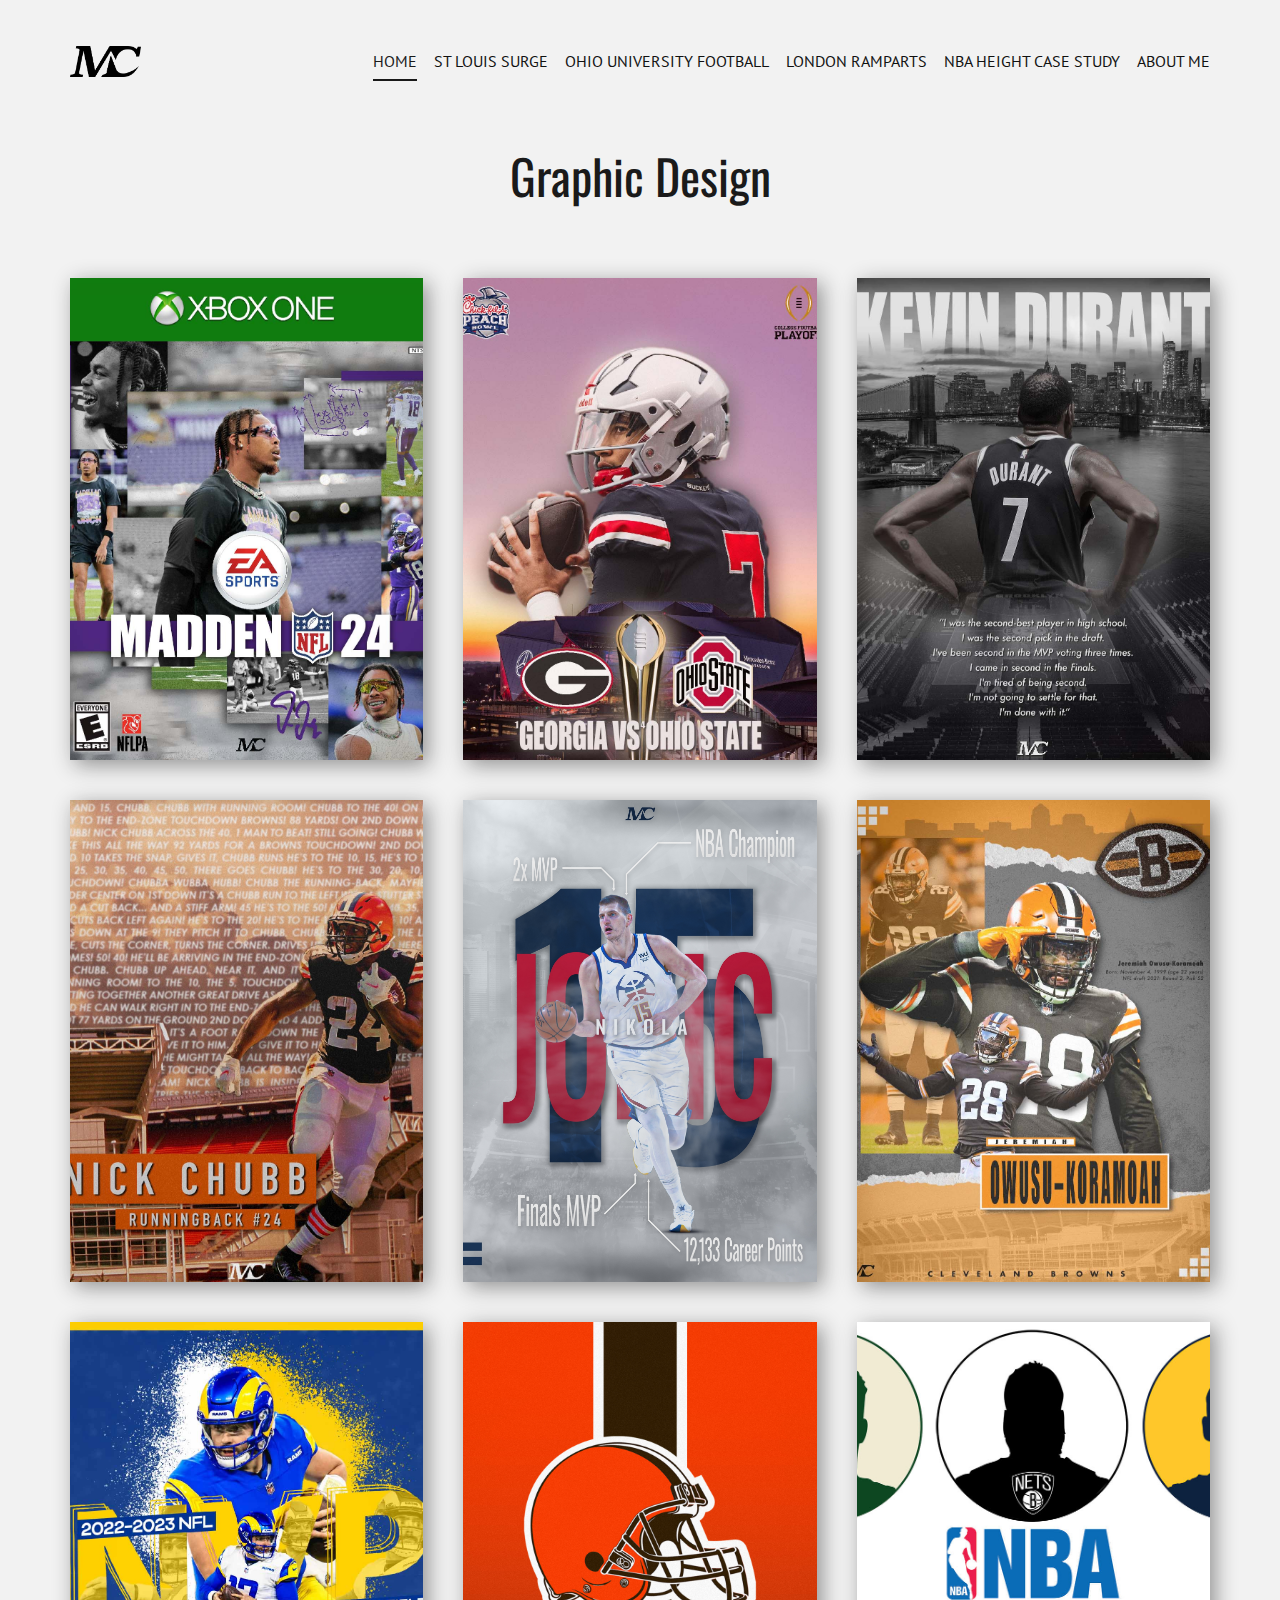
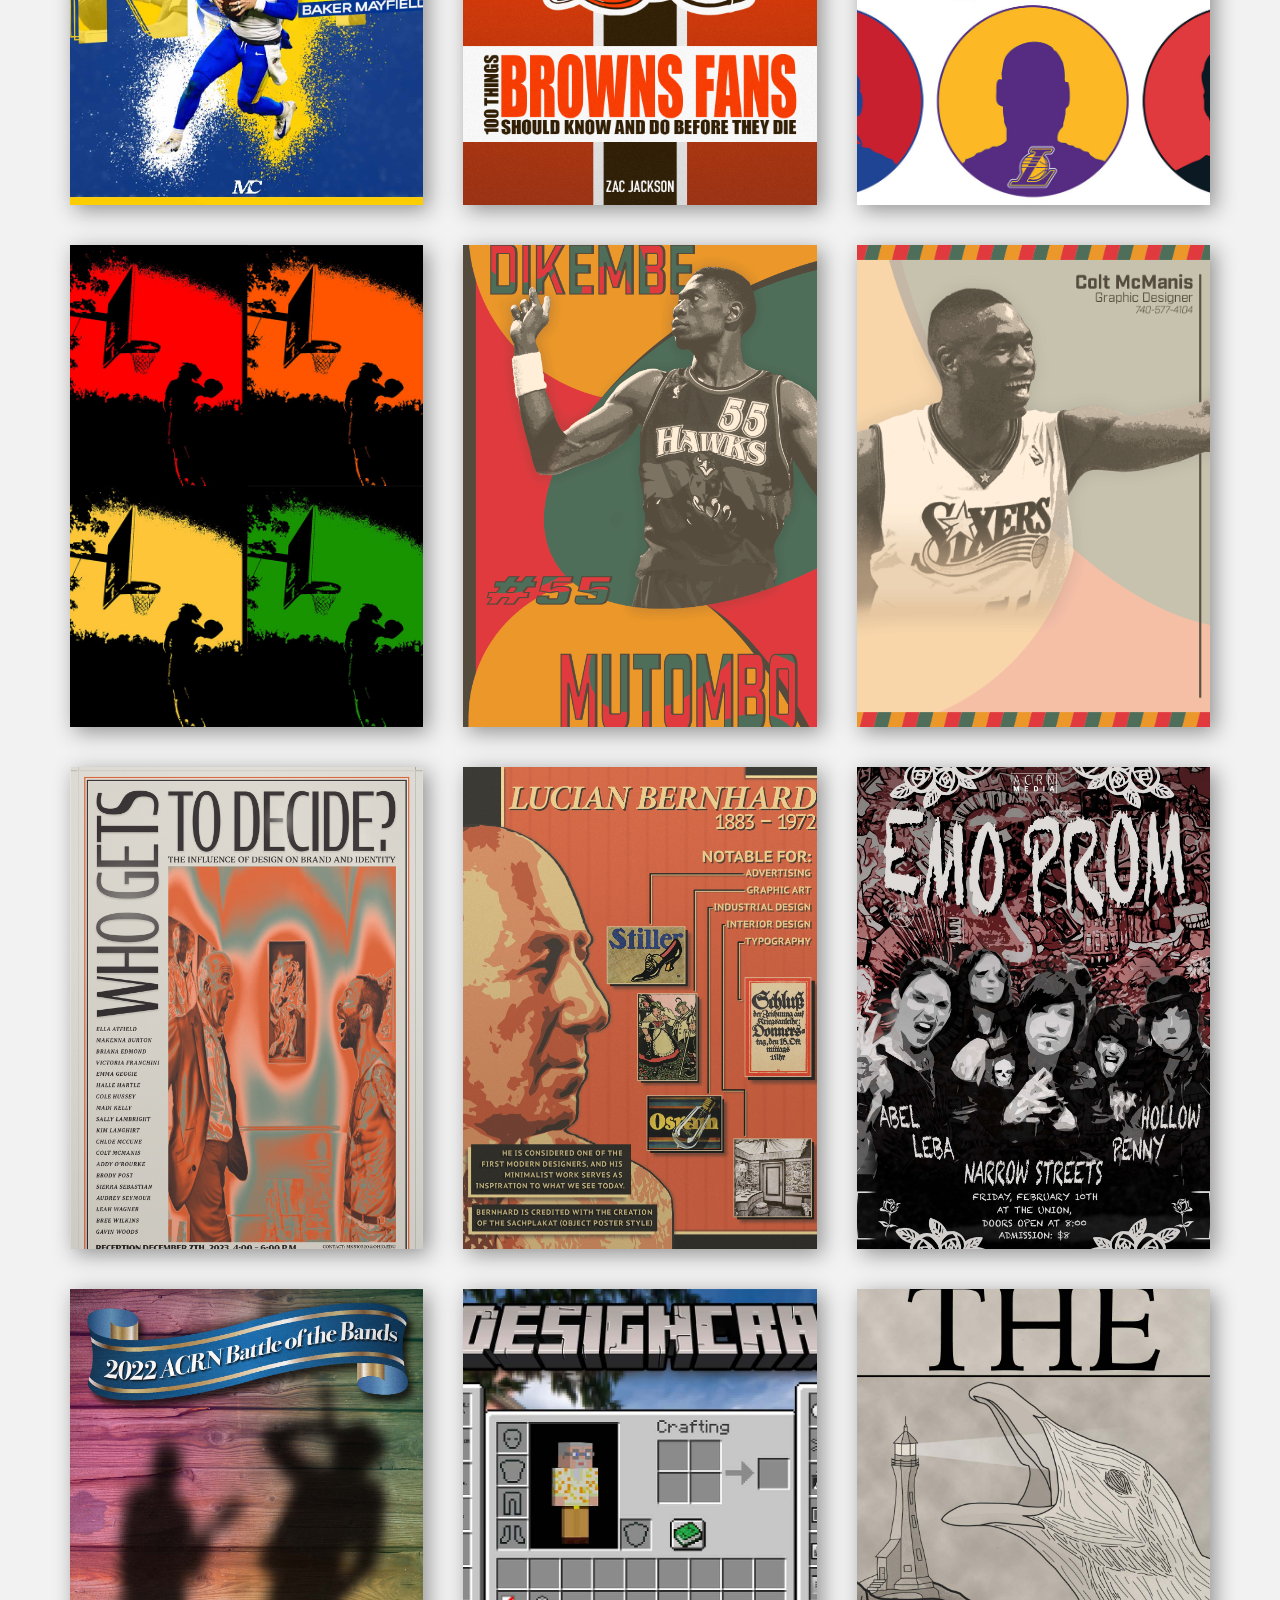
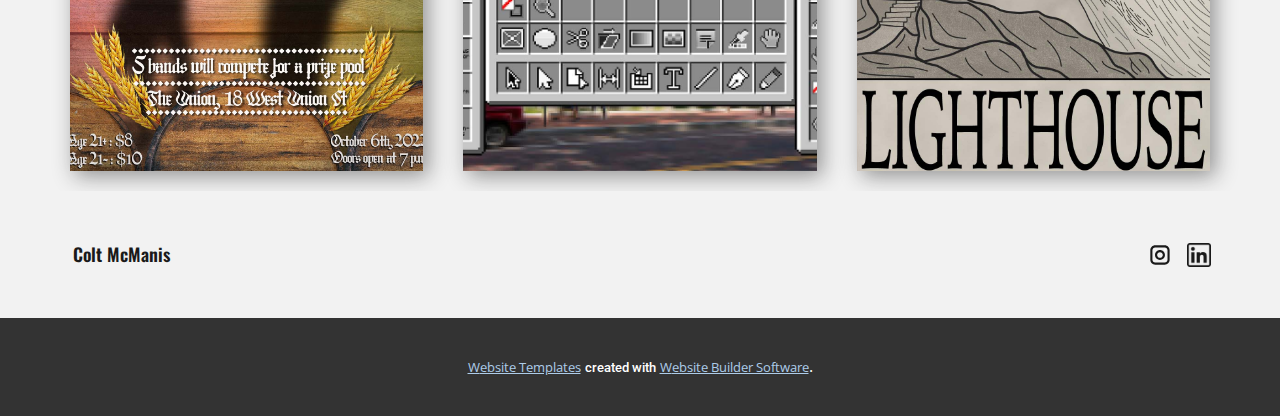
<file: index.html>
<!DOCTYPE html>
<html style="font-size: 16px;" lang="en"><head>
    <meta name="viewport" content="width=device-width, initial-scale=1.0">
    <meta charset="utf-8">
    <meta name="keywords" content="">
    <meta name="description" content="">
    <title>Home</title>
    <link rel="stylesheet" href="nicepage.css" media="screen">
<link rel="stylesheet" href="Home.css" media="screen">
    <script class="u-script" type="text/javascript" src="jquery.js" defer=""></script>
    <script class="u-script" type="text/javascript" src="nicepage.js" defer=""></script>
    <meta name="generator" content="Nicepage 5.21.3, nicepage.com">
    <link id="u-theme-google-font" rel="stylesheet" href="https://fonts.googleapis.com/css?family=Roboto:100,100i,300,300i,400,400i,500,500i,700,700i,900,900i|Open+Sans:300,300i,400,400i,500,500i,600,600i,700,700i,800,800i">
    <link id="u-page-google-font" rel="stylesheet" href="https://fonts.googleapis.com/css?family=Oswald:200,300,400,500,600,700|PT+Sans:400,400i,700,700i">
    
    
    
    <script type="application/ld+json">{
		"@context": "http://schema.org",
		"@type": "Organization",
		"name": "Site1",
		"logo": "MClogolarge.png",
		"sameAs": [
				"https://www.instagram.com/coltmcmedia",
				"https://www.linkedin.com/in/coltmcmanis/"
		]
}</script>
    <meta name="theme-color" content="#478ac9">
    <meta property="og:title" content="Home">
    <meta property="og:description" content="">
    <meta property="og:type" content="website">
  <meta data-intl-tel-input-cdn-path="intlTelInput/"></head>
  <body data-home-page="Home.html" data-home-page-title="Home" data-path-to-root="./" data-include-products="false" class="u-body u-grey-5 u-xl-mode" data-lang="en"><header class="u-clearfix u-grey-5 u-header u-sticky u-header" id="sec-69b4"><div class="u-clearfix u-sheet u-valign-middle-xs u-sheet-1">
        <nav class="u-align-right u-menu u-menu-one-level u-offcanvas u-menu-1" data-responsive-from="MD">
          <div class="menu-collapse u-custom-font u-font-pt-sans" style="font-size: 1rem; letter-spacing: 0px; text-transform: uppercase;">
            <a class="u-button-style u-custom-active-border-color u-custom-active-color u-custom-border u-custom-border-color u-custom-border-radius u-custom-borders u-custom-color u-custom-hover-border-color u-custom-hover-color u-custom-left-right-menu-spacing u-custom-padding-bottom u-custom-text-active-color u-custom-text-color u-custom-text-decoration u-custom-text-hover-color u-custom-text-shadow u-custom-top-bottom-menu-spacing u-nav-link u-text-active-palette-1-base u-text-hover-palette-2-base" href="#" style="">
              <svg class="u-svg-link" viewBox="0 0 24 24"><use xmlns:xlink="http://www.w3.org/1999/xlink" xlink:href="#menu-hamburger"></use></svg>
              <svg class="u-svg-content" version="1.1" id="menu-hamburger" viewBox="0 0 16 16" x="0px" y="0px" xmlns:xlink="http://www.w3.org/1999/xlink" xmlns="http://www.w3.org/2000/svg"><g><rect y="1" width="16" height="2"></rect><rect y="7" width="16" height="2"></rect><rect y="13" width="16" height="2"></rect>
</g></svg>
            </a>
          </div>
          <div class="u-custom-menu u-nav-container">
            <ul class="u-custom-font u-font-pt-sans u-nav u-spacing-17 u-unstyled u-nav-1"><li class="u-nav-item"><a class="u-border-2 u-border-active-grey-90 u-border-hover-palette-1-light-1 u-border-no-left u-border-no-right u-border-no-top u-button-style u-nav-link u-text-active-grey-90 u-text-hover-palette-1-light-1" href="Home.html" style="padding: 10px 0px;">Home</a>
</li><li class="u-nav-item"><a class="u-border-2 u-border-active-grey-90 u-border-hover-palette-1-light-1 u-border-no-left u-border-no-right u-border-no-top u-button-style u-nav-link u-text-active-grey-90 u-text-hover-palette-1-light-1" href="St-Louis-Surge.html" style="padding: 10px 0px;">St Louis Surge</a>
</li><li class="u-nav-item"><a class="u-border-2 u-border-active-grey-90 u-border-hover-palette-1-light-1 u-border-no-left u-border-no-right u-border-no-top u-button-style u-nav-link u-text-active-grey-90 u-text-hover-palette-1-light-1" href="Ohio-University-Football.html" style="padding: 10px 0px;">Ohio University Football</a>
</li><li class="u-nav-item"><a class="u-border-2 u-border-active-grey-90 u-border-hover-palette-1-light-1 u-border-no-left u-border-no-right u-border-no-top u-button-style u-nav-link u-text-active-grey-90 u-text-hover-palette-1-light-1" href="https://coltmcmanis.github.io/NBAHeightCaseStudy/" target="_blank" style="padding: 10px 0px;">London Ramparts</a>
</li><li class="u-nav-item"><a class="u-border-2 u-border-active-grey-90 u-border-hover-palette-1-light-1 u-border-no-left u-border-no-right u-border-no-top u-button-style u-nav-link u-text-active-grey-90 u-text-hover-palette-1-light-1" href="https://coltmcmanis.github.io/NBAHeightCaseStudy/" target="_blank" style="padding: 10px 0px;">NBA Height Case Study</a>
</li><li class="u-nav-item"><a class="u-border-2 u-border-active-grey-90 u-border-hover-palette-1-light-1 u-border-no-left u-border-no-right u-border-no-top u-button-style u-nav-link u-text-active-grey-90 u-text-hover-palette-1-light-1" href="About-Me.html" style="padding: 10px 0px;">About Me</a>
</li></ul>
          </div>
          <div class="u-custom-menu u-nav-container-collapse">
            <div class="u-black u-container-style u-inner-container-layout u-opacity u-opacity-95 u-sidenav">
              <div class="u-inner-container-layout u-sidenav-overflow">
                <div class="u-menu-close"></div>
                <ul class="u-align-center u-nav u-popupmenu-items u-unstyled u-nav-2"><li class="u-nav-item"><a class="u-button-style u-nav-link" href="Home.html">Home</a>
</li><li class="u-nav-item"><a class="u-button-style u-nav-link" href="St-Louis-Surge.html">St Louis Surge</a>
</li><li class="u-nav-item"><a class="u-button-style u-nav-link" href="Ohio-University-Football.html">Ohio University Football</a>
</li><li class="u-nav-item"><a class="u-button-style u-nav-link" href="https://coltmcmanis.github.io/NBAHeightCaseStudy/" target="_blank">London Ramparts</a>
</li><li class="u-nav-item"><a class="u-button-style u-nav-link" href="https://coltmcmanis.github.io/NBAHeightCaseStudy/" target="_blank">NBA Height Case Study</a>
</li><li class="u-nav-item"><a class="u-button-style u-nav-link" href="About-Me.html">About Me</a>
</li></ul>
              </div>
            </div>
            <div class="u-black u-menu-overlay u-opacity u-opacity-70"></div>
          </div>
        </nav>
        <a href="Ohio-University-Football.html" class="u-image u-logo u-image-1" data-image-width="7784" data-image-height="3362" title="Home">
          <img src="MClogolarge.png" class="u-logo-image u-logo-image-1">
        </a>
      </div></header>
    <section class="u-clearfix u-section-1" id="sec-ed7b">
      <div class="u-clearfix u-sheet u-valign-middle-lg u-valign-middle-md u-valign-middle-sm u-sheet-1">
        <h2 class="u-align-center u-custom-font u-font-oswald u-text u-text-default u-text-1">Graphic Design</h2>
        <p class="u-align-center u-text u-text-default u-text-2">Graphic Design</p>
        <div class="u-expanded-width u-gallery u-layout-grid u-lightbox u-no-transition u-show-text-none u-gallery-1">
          <div class="u-gallery-inner u-gallery-inner-1">
            <div class="u-effect-hover-zoom u-gallery-item u-shape-rectangle u-gallery-item-1" data-image-width="1080" data-image-height="1350">
              <div class="u-back-slide u-back-slide-1" data-image-width="1080" data-image-height="1350">
                <img class="u-back-image u-expanded u-back-image-1" src="MaddenCover14.jpg">
              </div>
              <div class="u-over-slide u-shading u-over-slide-1"></div>
            </div>
            <div class="u-effect-hover-zoom u-gallery-item u-shape-rectangle u-gallery-item-2" data-animation-name="" data-animation-duration="0" data-animation-delay="0" data-animation-direction="">
              <div class="u-back-slide u-back-slide-2" data-image-width="1080" data-image-height="1350">
                <img class="u-back-image u-expanded" src="CFP_12.jpg" data-image-width="810" data-image-height="1080">
              </div>
              <div class="u-over-slide u-shading u-over-slide-2"></div>
            </div>
            <div class="u-effect-hover-zoom u-gallery-item u-shape-rectangle u-gallery-item-3" data-animation-name="" data-animation-duration="0" data-animation-delay="0" data-animation-direction="">
              <div class="u-back-slide u-back-slide-3" data-image-width="1080" data-image-height="1350">
                <img class="u-back-image u-expanded u-back-image-3" src="KD_07.jpg" data-image-width="1080" data-image-height="1350">
              </div>
              <div class="u-over-slide u-shading u-over-slide-3"></div>
            </div>
            <div class="u-effect-hover-zoom u-gallery-item u-shape-rectangle u-gallery-item-4" data-animation-name="" data-animation-duration="0" data-animation-delay="0" data-animation-direction="">
              <div class="u-back-slide u-back-slide-4" data-image-width="1080" data-image-height="1350">
                <img class="u-back-image u-expanded" src="Chubbintheclouds04.jpg" data-image-width="1080" data-image-height="1350">
              </div>
              <div class="u-over-slide u-shading u-over-slide-4"></div>
            </div>
            <div class="u-effect-hover-zoom u-gallery-item u-shape-rectangle u-gallery-item-5" data-image-width="1080" data-image-height="1350">
              <div class="u-back-slide u-back-slide-5" data-image-width="2160" data-image-height="2700">
                <img class="u-back-image u-expanded u-back-image-5" src="Joker_05.jpg">
              </div>
              <div class="u-over-slide u-shading u-over-slide-5"></div>
            </div>
            <div class="u-effect-hover-zoom u-gallery-item u-shape-rectangle u-gallery-item-6" data-image-width="1080" data-image-height="1350">
              <div class="u-back-slide u-back-slide-6">
                <img class="u-back-image u-expanded" src="Browns2022Poster.jpg">
              </div>
              <div class="u-over-slide u-shading u-over-slide-6"></div>
            </div>
            <div class="u-effect-hover-zoom u-gallery-item u-shape-rectangle u-gallery-item-7" data-image-width="1080" data-image-height="1350">
              <div class="u-back-slide u-back-slide-7">
                <img class="u-back-image u-expanded" src="BakerNVP_09.jpg">
              </div>
              <div class="u-over-slide u-shading u-over-slide-7"></div>
            </div>
            <div class="u-effect-hover-zoom u-gallery-item u-shape-rectangle u-gallery-item-8" data-image-width="1080" data-image-height="1350">
              <div class="u-back-slide u-back-slide-8" data-image-width="1080" data-image-height="1350">
                <img class="u-back-image u-expanded u-back-image-8" src="BookRedesign_06.jpg">
              </div>
              <div class="u-over-slide u-shading u-over-slide-8"></div>
            </div>
            <div class="u-effect-hover-zoom u-gallery-item u-shape-rectangle u-gallery-item-9" data-image-width="1080" data-image-height="1350">
              <div class="u-back-slide u-back-slide-9" data-image-width="1350" data-image-height="1043">
                <img class="u-back-image u-expanded" src="WorkingIconExercise.jpg">
              </div>
              <div class="u-over-slide u-shading u-over-slide-9"></div>
            </div>
            <div class="u-effect-hover-zoom u-gallery-item u-shape-rectangle u-gallery-item-10" data-image-width="810" data-image-height="1080">
              <div class="u-back-slide u-back-slide-10">
                <img class="u-back-image u-expanded u-back-image-10" src="CompiledLinoleumdesign.jpg">
              </div>
              <div class="u-over-slide u-shading u-over-slide-10"></div>
            </div>
            <div class="u-effect-hover-zoom u-gallery-item u-shape-rectangle u-gallery-item-11" data-image-width="1238" data-image-height="1838">
              <div class="u-back-slide u-back-slide-11">
                <img class="u-back-image u-expanded u-back-image-11" src="PostcardFront_07.png">
              </div>
              <div class="u-over-slide u-shading u-over-slide-11"></div>
            </div>
            <div class="u-effect-hover-zoom u-gallery-item u-shape-rectangle u-gallery-item-12" data-image-width="1838" data-image-height="1238">
              <div class="u-back-slide u-back-slide-12">
                <img class="u-back-image u-expanded u-back-image-12" src="Postcardback_03.png">
              </div>
              <div class="u-over-slide u-shading u-over-slide-12"></div>
            </div>
            <div class="u-effect-hover-zoom u-gallery-item u-shape-rectangle u-gallery-item-13" data-image-width="1688" data-image-height="2588">
              <div class="u-back-slide u-back-slide-13">
                <img class="u-back-image u-expanded u-back-image-13" src="Cube4Poster_06.jpg">
              </div>
              <div class="u-over-slide u-shading u-over-slide-13"></div>
            </div>
            <div class="u-effect-hover-zoom u-gallery-item u-shape-rectangle u-gallery-item-14" data-image-width="1080" data-image-height="1350">
              <div class="u-back-slide u-back-slide-14" data-image-width="2550" data-image-height="3300">
                <img class="u-back-image u-expanded u-back-image-14" src="Bernhard_15.jpg">
              </div>
              <div class="u-over-slide u-shading u-over-slide-14"></div>
            </div>
            <div class="u-effect-hover-zoom u-gallery-item u-shape-rectangle u-gallery-item-15" data-image-width="1080" data-image-height="1350">
              <div class="u-back-slide u-back-slide-15" data-image-width="2550" data-image-height="3300">
                <img class="u-back-image u-expanded u-back-image-15" src="EMOProm_05.jpg">
              </div>
              <div class="u-over-slide u-shading u-over-slide-15"></div>
            </div>
            <div class="u-effect-hover-zoom u-gallery-item u-shape-rectangle u-gallery-item-16" data-image-width="1080" data-image-height="1350">
              <div class="u-back-slide u-back-slide-16" data-image-width="1350" data-image-height="1747">
                <img class="u-back-image u-expanded u-back-image-16" src="BOTB_05.jpg">
              </div>
              <div class="u-over-slide u-shading u-over-slide-16"></div>
            </div>
            <div class="u-effect-hover-zoom u-gallery-item u-shape-rectangle u-gallery-item-17" data-image-width="1080" data-image-height="1350">
              <div class="u-back-slide u-back-slide-17" data-image-width="1350" data-image-height="1043">
                <img class="u-back-image u-expanded" src="INDESIGNCRAFT_WORKING.jpg">
              </div>
              <div class="u-over-slide u-shading u-over-slide-17"></div>
            </div>
            <div class="u-effect-hover-zoom u-gallery-item u-shape-rectangle u-gallery-item-18" data-image-width="1080" data-image-height="1350">
              <div class="u-back-slide u-back-slide-18" data-image-width="1080" data-image-height="1543">
                <img class="u-back-image u-expanded u-back-image-18" src="working_movieposter_mcmanis.jpg">
              </div>
              <div class="u-over-slide u-shading u-over-slide-18"></div>
            </div>
          </div>
        </div>
      </div>
    </section>
    
    
    
    <footer class="u-align-center u-clearfix u-container-align-left-md u-container-align-left-sm u-footer u-grey-5 u-footer" id="sec-d932"><div class="u-clearfix u-sheet u-sheet-1">
        <p class="u-align-left-md u-align-left-sm u-align-left-xs u-custom-font u-font-oswald u-small-text u-text u-text-grey-90 u-text-variant u-text-1">Colt McManis</p>
        <div class="u-social-icons u-spacing-15 u-social-icons-1">
          <a class="u-social-url" title="instagram" target="_blank" href="https://www.instagram.com/coltmcmedia"><span class="u-icon u-icon-circle u-social-icon u-social-instagram u-text-grey-90 u-icon-1"><svg class="u-svg-link" preserveAspectRatio="xMidYMin slice" viewBox="0 0 112 112" style=""><use xmlns:xlink="http://www.w3.org/1999/xlink" xlink:href="#svg-ea73"></use></svg><svg class="u-svg-content" viewBox="0 0 112 112" x="0" y="0" id="svg-ea73"><path fill="currentColor" d="M55.9,32.9c-12.8,0-23.2,10.4-23.2,23.2s10.4,23.2,23.2,23.2s23.2-10.4,23.2-23.2S68.7,32.9,55.9,32.9z
	 M55.9,69.4c-7.4,0-13.3-6-13.3-13.3c-0.1-7.4,6-13.3,13.3-13.3s13.3,6,13.3,13.3C69.3,63.5,63.3,69.4,55.9,69.4z"></path><path fill="#FFFFFF" d="M79.7,26.8c-3,0-5.4,2.5-5.4,5.4s2.5,5.4,5.4,5.4c3,0,5.4-2.5,5.4-5.4S82.7,26.8,79.7,26.8z"></path><path fill="currentColor" d="M78.2,11H33.5C21,11,10.8,21.3,10.8,33.7v44.7c0,12.6,10.2,22.8,22.7,22.8h44.7c12.6,0,22.7-10.2,22.7-22.7
	V33.7C100.8,21.1,90.6,11,78.2,11z M91,78.4c0,7.1-5.8,12.8-12.8,12.8H33.5c-7.1,0-12.8-5.8-12.8-12.8V33.7
	c0-7.1,5.8-12.8,12.8-12.8h44.7c7.1,0,12.8,5.8,12.8,12.8V78.4z"></path></svg></span>
          </a>
          <a class="u-social-url" target="_blank" data-type="Custom" title="LinkedIn" href="https://www.linkedin.com/in/coltmcmanis/"><span class="u-file-icon u-icon u-social-custom u-social-icon u-text-grey-90 u-icon-2"><img src="1384088-884c624f.png" alt=""></span>
          </a>
        </div>
      </div></footer>
    <section class="u-backlink u-clearfix u-grey-80">
      <a class="u-link" href="https://nicepage.com/website-templates" target="_blank">
        <span>Website Templates</span>
      </a>
      <p class="u-text">
        <span>created with</span>
      </p>
      <a class="u-link" href="" target="_blank">
        <span>Website Builder Software</span>
      </a>. 
    </section>
  
</body></html>
</file>
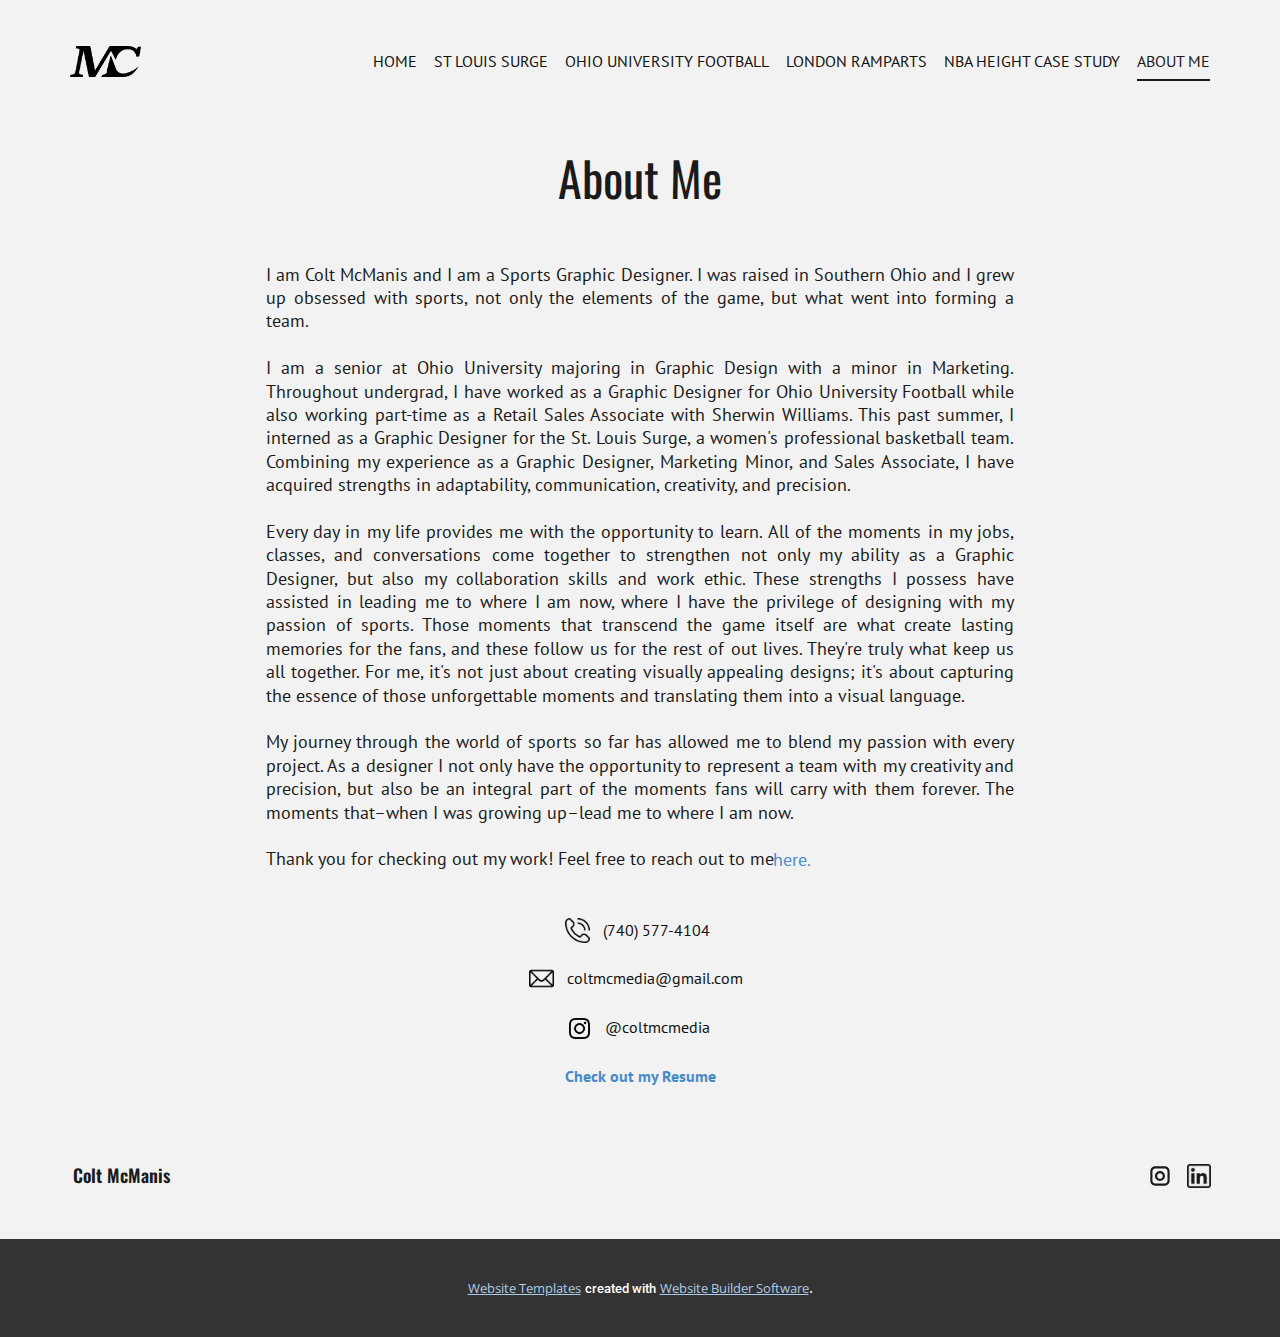
<file: About-Me.html>
<!DOCTYPE html>
<html style="font-size: 16px;" lang="en"><head>
    <meta name="viewport" content="width=device-width, initial-scale=1.0">
    <meta charset="utf-8">
    <meta name="keywords" content="">
    <meta name="description" content="">
    <title>About Me</title>
    <link rel="stylesheet" href="nicepage.css" media="screen">
<link rel="stylesheet" href="About-Me.css" media="screen">
    <script class="u-script" type="text/javascript" src="jquery.js" defer=""></script>
    <script class="u-script" type="text/javascript" src="nicepage.js" defer=""></script>
    <meta name="generator" content="Nicepage 5.21.3, nicepage.com">
    <link id="u-theme-google-font" rel="stylesheet" href="https://fonts.googleapis.com/css?family=Roboto:100,100i,300,300i,400,400i,500,500i,700,700i,900,900i|Open+Sans:300,300i,400,400i,500,500i,600,600i,700,700i,800,800i">
    <link id="u-page-google-font" rel="stylesheet" href="https://fonts.googleapis.com/css?family=Oswald:200,300,400,500,600,700|PT+Sans:400,400i,700,700i">
    
    
    
    <script type="application/ld+json">{
		"@context": "http://schema.org",
		"@type": "Organization",
		"name": "Site1",
		"logo": "MClogolarge.png",
		"sameAs": [
				"https://www.instagram.com/coltmcmedia",
				"https://www.linkedin.com/in/coltmcmanis/"
		]
}</script>
    <meta name="theme-color" content="#478ac9">
    <meta property="og:title" content="About Me">
    <meta property="og:description" content="">
    <meta property="og:type" content="website">
  <meta data-intl-tel-input-cdn-path="intlTelInput/"></head>
  <body data-path-to-root="./" data-include-products="false" class="u-body u-palette-1-base u-xl-mode" data-lang="en"><header class="u-clearfix u-grey-5 u-header u-sticky u-header" id="sec-69b4"><div class="u-clearfix u-sheet u-valign-middle-xs u-sheet-1">
        <nav class="u-align-right u-menu u-menu-one-level u-offcanvas u-menu-1" data-responsive-from="MD">
          <div class="menu-collapse u-custom-font u-font-pt-sans" style="font-size: 1rem; letter-spacing: 0px; text-transform: uppercase;">
            <a class="u-button-style u-custom-active-border-color u-custom-active-color u-custom-border u-custom-border-color u-custom-border-radius u-custom-borders u-custom-color u-custom-hover-border-color u-custom-hover-color u-custom-left-right-menu-spacing u-custom-padding-bottom u-custom-text-active-color u-custom-text-color u-custom-text-decoration u-custom-text-hover-color u-custom-text-shadow u-custom-top-bottom-menu-spacing u-nav-link u-text-active-palette-1-base u-text-hover-palette-2-base" href="#" style="">
              <svg class="u-svg-link" viewBox="0 0 24 24"><use xmlns:xlink="http://www.w3.org/1999/xlink" xlink:href="#menu-hamburger"></use></svg>
              <svg class="u-svg-content" version="1.1" id="menu-hamburger" viewBox="0 0 16 16" x="0px" y="0px" xmlns:xlink="http://www.w3.org/1999/xlink" xmlns="http://www.w3.org/2000/svg"><g><rect y="1" width="16" height="2"></rect><rect y="7" width="16" height="2"></rect><rect y="13" width="16" height="2"></rect>
</g></svg>
            </a>
          </div>
          <div class="u-custom-menu u-nav-container">
            <ul class="u-custom-font u-font-pt-sans u-nav u-spacing-17 u-unstyled u-nav-1"><li class="u-nav-item"><a class="u-border-2 u-border-active-grey-90 u-border-hover-palette-1-light-1 u-border-no-left u-border-no-right u-border-no-top u-button-style u-nav-link u-text-active-grey-90 u-text-hover-palette-1-light-1" href="Home.html" style="padding: 10px 0px;">Home</a>
</li><li class="u-nav-item"><a class="u-border-2 u-border-active-grey-90 u-border-hover-palette-1-light-1 u-border-no-left u-border-no-right u-border-no-top u-button-style u-nav-link u-text-active-grey-90 u-text-hover-palette-1-light-1" href="St-Louis-Surge.html" style="padding: 10px 0px;">St Louis Surge</a>
</li><li class="u-nav-item"><a class="u-border-2 u-border-active-grey-90 u-border-hover-palette-1-light-1 u-border-no-left u-border-no-right u-border-no-top u-button-style u-nav-link u-text-active-grey-90 u-text-hover-palette-1-light-1" href="Ohio-University-Football.html" style="padding: 10px 0px;">Ohio University Football</a>
</li><li class="u-nav-item"><a class="u-border-2 u-border-active-grey-90 u-border-hover-palette-1-light-1 u-border-no-left u-border-no-right u-border-no-top u-button-style u-nav-link u-text-active-grey-90 u-text-hover-palette-1-light-1" href="https://coltmcmanis.github.io/NBAHeightCaseStudy/" target="_blank" style="padding: 10px 0px;">London Ramparts</a>
</li><li class="u-nav-item"><a class="u-border-2 u-border-active-grey-90 u-border-hover-palette-1-light-1 u-border-no-left u-border-no-right u-border-no-top u-button-style u-nav-link u-text-active-grey-90 u-text-hover-palette-1-light-1" href="https://coltmcmanis.github.io/NBAHeightCaseStudy/" target="_blank" style="padding: 10px 0px;">NBA Height Case Study</a>
</li><li class="u-nav-item"><a class="u-border-2 u-border-active-grey-90 u-border-hover-palette-1-light-1 u-border-no-left u-border-no-right u-border-no-top u-button-style u-nav-link u-text-active-grey-90 u-text-hover-palette-1-light-1" href="About-Me.html" style="padding: 10px 0px;">About Me</a>
</li></ul>
          </div>
          <div class="u-custom-menu u-nav-container-collapse">
            <div class="u-black u-container-style u-inner-container-layout u-opacity u-opacity-95 u-sidenav">
              <div class="u-inner-container-layout u-sidenav-overflow">
                <div class="u-menu-close"></div>
                <ul class="u-align-center u-nav u-popupmenu-items u-unstyled u-nav-2"><li class="u-nav-item"><a class="u-button-style u-nav-link" href="Home.html">Home</a>
</li><li class="u-nav-item"><a class="u-button-style u-nav-link" href="St-Louis-Surge.html">St Louis Surge</a>
</li><li class="u-nav-item"><a class="u-button-style u-nav-link" href="Ohio-University-Football.html">Ohio University Football</a>
</li><li class="u-nav-item"><a class="u-button-style u-nav-link" href="https://coltmcmanis.github.io/NBAHeightCaseStudy/" target="_blank">London Ramparts</a>
</li><li class="u-nav-item"><a class="u-button-style u-nav-link" href="https://coltmcmanis.github.io/NBAHeightCaseStudy/" target="_blank">NBA Height Case Study</a>
</li><li class="u-nav-item"><a class="u-button-style u-nav-link" href="About-Me.html">About Me</a>
</li></ul>
              </div>
            </div>
            <div class="u-black u-menu-overlay u-opacity u-opacity-70"></div>
          </div>
        </nav>
        <a href="Ohio-University-Football.html" class="u-image u-logo u-image-1" data-image-width="7784" data-image-height="3362" title="Home">
          <img src="MClogolarge.png" class="u-logo-image u-logo-image-1">
        </a>
      </div></header>
    <section class="u-clearfix u-grey-5 u-section-1" id="sec-3fe0">
      <div class="u-clearfix u-sheet u-valign-middle-lg u-valign-middle-xs u-sheet-1">
        <h2 class="u-text u-text-default u-text-grey-90 u-text-1">About Me</h2>
        <h2 class="u-align-justify u-custom-font u-font-pt-sans u-text u-text-grey-90 u-text-2">I am Colt McManis and I am a Sports Graphic Designer. I was raised in Southern Ohio and I grew up obsessed with sports, not only the elements of the game, but what went into forming a team.<br>
          <br>I am a senior at Ohio University majoring in Graphic Design with a minor in Marketing. Throughout undergrad, I have worked as a Graphic Designer for Ohio University Football while also working part-time as a Retail Sales Associate with Sherwin Williams. This past summer, I interned as a Graphic Designer for the St. Louis Surge, a women's professional basketball team. Combining my experience as a Graphic Designer, Marketing Minor, and Sales Associate, I have acquired strengths in adaptability, communication, creativity, and precision.&nbsp;<br>
          <br>Every day in my life provides me with the opportunity to learn. All of the moments in my jobs, classes, and conversations come together to strengthen not only my ability as a Graphic Designer, but also my collaboration skills and work ethic. These strengths I possess have assisted in leading me to where I am now, where I have the privilege of designing with my passion of sports. Those moments that transcend the game itself are what create lasting memories for the fans, and these follow us for the rest of out lives. They're truly what keep us all together. For me, it's not just about creating visually appealing designs; it's about capturing the essence of those unforgettable moments and translating them into a visual language.<br>
          <br>My journey through the world of sports so far has allowed me to blend my passion with every project. As a designer I not only have the opportunity to represent a team with my creativity and precision, but also be an integral part of the moments fans will carry with them forever. The moments that–when I was growing up–lead me to where I am now.<br>
          <br>Thank you for checking out my work! Feel free to reach out to me
        </h2>
        <h2 class="u-align-justify u-custom-font u-font-pt-sans u-text u-text-palette-5-dark-3 u-text-3">
          <a class="u-active-none u-border-none u-btn u-button-link u-button-style u-custom-font u-font-pt-sans u-hover-none u-none u-text-palette-1-base u-btn-1" data-href="mailto:coltmcmedia@gmail.com">here.</a>
        </h2><span class="u-file-icon u-icon u-icon-1" data-href="tel:7405774104"><img src="552851.png" alt=""></span>
        <p class="u-custom-font u-font-pt-sans u-text u-text-4">(740) 577-4104</p><span class="u-file-icon u-icon u-icon-2" data-href="mailto:coltmcmedia@gmail.com"><img src="646094.png" alt=""></span>
        <p class="u-custom-font u-font-pt-sans u-text u-text-5">coltmcmedia@gmail.com</p>
        <p class="u-custom-font u-font-pt-sans u-text u-text-6">@coltmcmedia</p><span class="u-file-icon u-icon u-icon-rectangle u-icon-3" data-href="https://www.instagram.com/coltmcmedia/" data-target="_blank"><img src="2111491.png" alt=""></span>
        <a class="u-active-none u-border-none u-btn u-button-link u-button-style u-custom-font u-file-link u-font-pt-sans u-hover-none u-none u-text-palette-1-base u-btn-2" data-href="mailto:coltmcmedia@gmail.com" href="files/Resume_ColtMcManis.pdf">Check out my Resume</a>
      </div>
    </section>
    
    
    
    <footer class="u-align-center u-clearfix u-container-align-left-md u-container-align-left-sm u-footer u-grey-5 u-footer" id="sec-d932"><div class="u-clearfix u-sheet u-sheet-1">
        <p class="u-align-left-md u-align-left-sm u-align-left-xs u-custom-font u-font-oswald u-small-text u-text u-text-grey-90 u-text-variant u-text-1">Colt McManis</p>
        <div class="u-social-icons u-spacing-15 u-social-icons-1">
          <a class="u-social-url" title="instagram" target="_blank" href="https://www.instagram.com/coltmcmedia"><span class="u-icon u-icon-circle u-social-icon u-social-instagram u-text-grey-90 u-icon-1"><svg class="u-svg-link" preserveAspectRatio="xMidYMin slice" viewBox="0 0 112 112" style=""><use xmlns:xlink="http://www.w3.org/1999/xlink" xlink:href="#svg-ea73"></use></svg><svg class="u-svg-content" viewBox="0 0 112 112" x="0" y="0" id="svg-ea73"><path fill="currentColor" d="M55.9,32.9c-12.8,0-23.2,10.4-23.2,23.2s10.4,23.2,23.2,23.2s23.2-10.4,23.2-23.2S68.7,32.9,55.9,32.9z
	 M55.9,69.4c-7.4,0-13.3-6-13.3-13.3c-0.1-7.4,6-13.3,13.3-13.3s13.3,6,13.3,13.3C69.3,63.5,63.3,69.4,55.9,69.4z"></path><path fill="#FFFFFF" d="M79.7,26.8c-3,0-5.4,2.5-5.4,5.4s2.5,5.4,5.4,5.4c3,0,5.4-2.5,5.4-5.4S82.7,26.8,79.7,26.8z"></path><path fill="currentColor" d="M78.2,11H33.5C21,11,10.8,21.3,10.8,33.7v44.7c0,12.6,10.2,22.8,22.7,22.8h44.7c12.6,0,22.7-10.2,22.7-22.7
	V33.7C100.8,21.1,90.6,11,78.2,11z M91,78.4c0,7.1-5.8,12.8-12.8,12.8H33.5c-7.1,0-12.8-5.8-12.8-12.8V33.7
	c0-7.1,5.8-12.8,12.8-12.8h44.7c7.1,0,12.8,5.8,12.8,12.8V78.4z"></path></svg></span>
          </a>
          <a class="u-social-url" target="_blank" data-type="Custom" title="LinkedIn" href="https://www.linkedin.com/in/coltmcmanis/"><span class="u-file-icon u-icon u-social-custom u-social-icon u-text-grey-90 u-icon-2"><img src="1384088-884c624f.png" alt=""></span>
          </a>
        </div>
      </div></footer>
    <section class="u-backlink u-clearfix u-grey-80">
      <a class="u-link" href="https://nicepage.com/website-templates" target="_blank">
        <span>Website Templates</span>
      </a>
      <p class="u-text">
        <span>created with</span>
      </p>
      <a class="u-link" href="" target="_blank">
        <span>Website Builder Software</span>
      </a>. 
    </section>
  
</body></html>
</file>
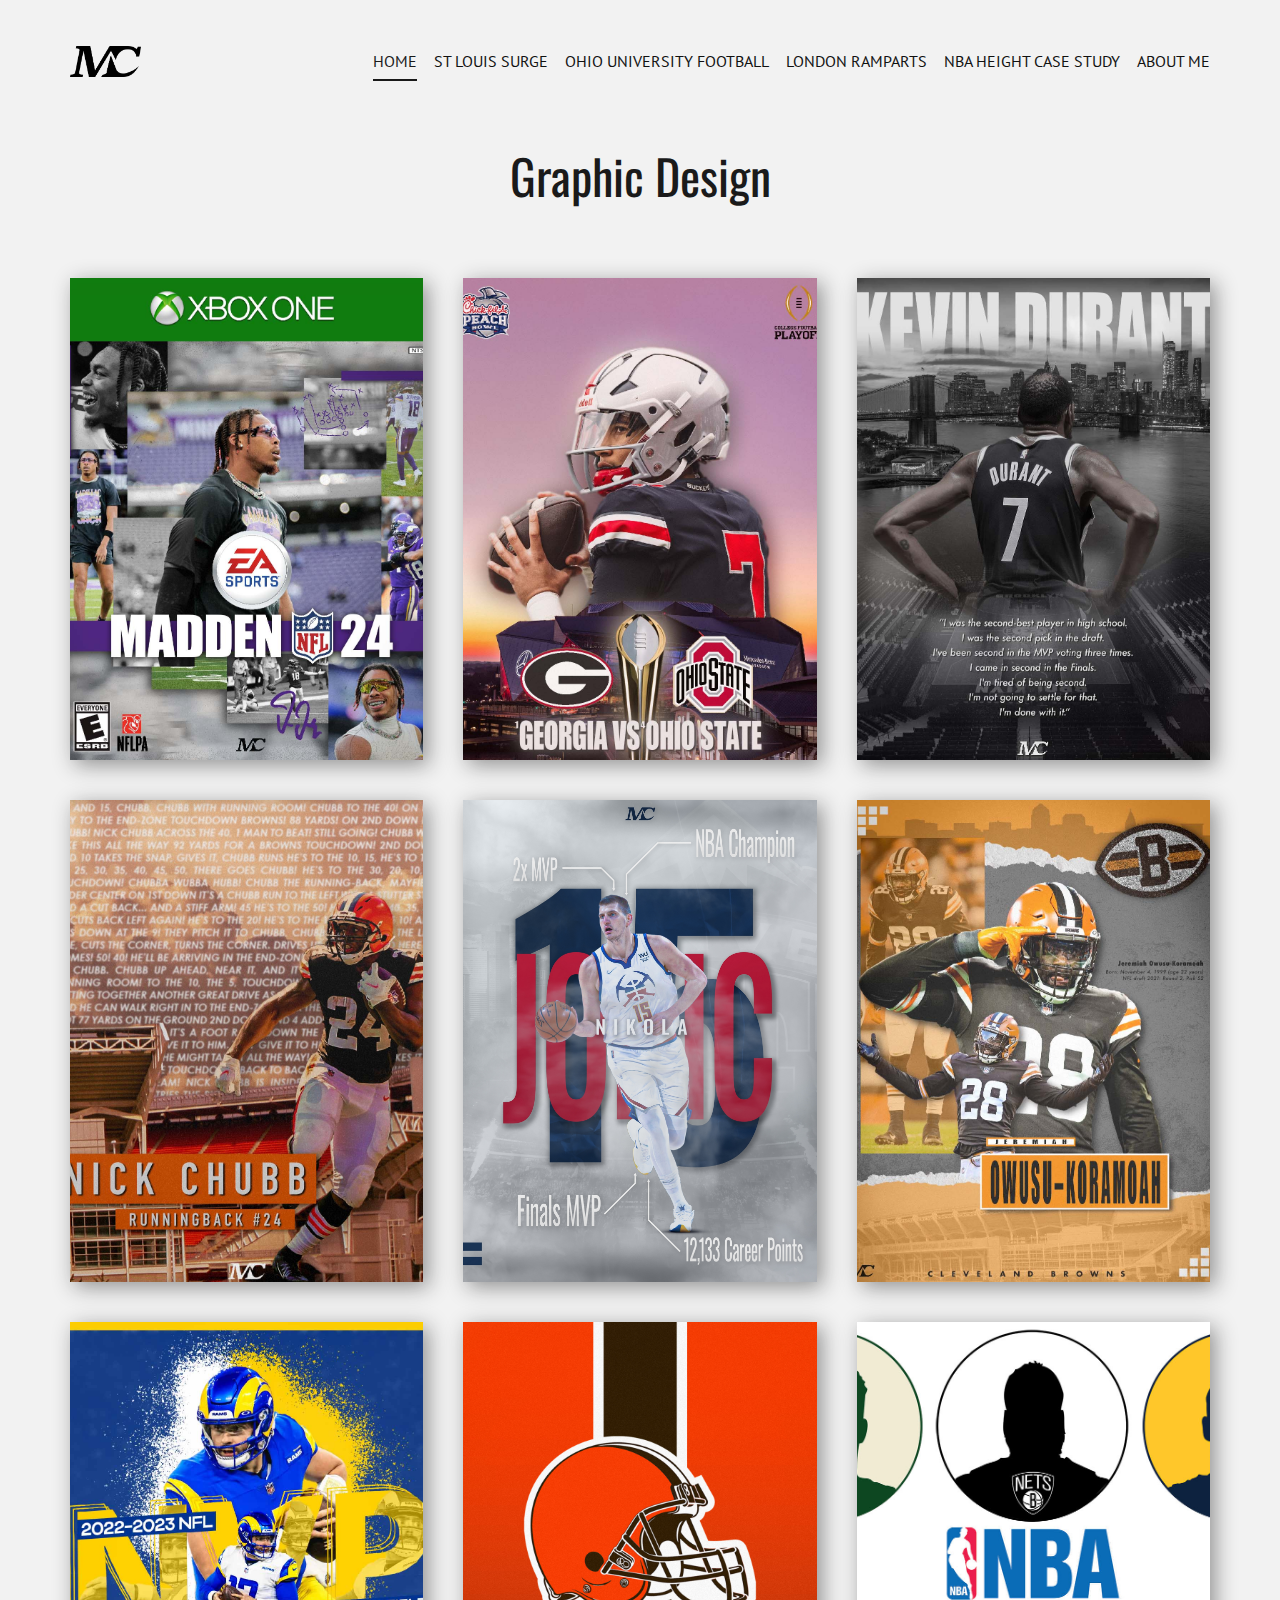
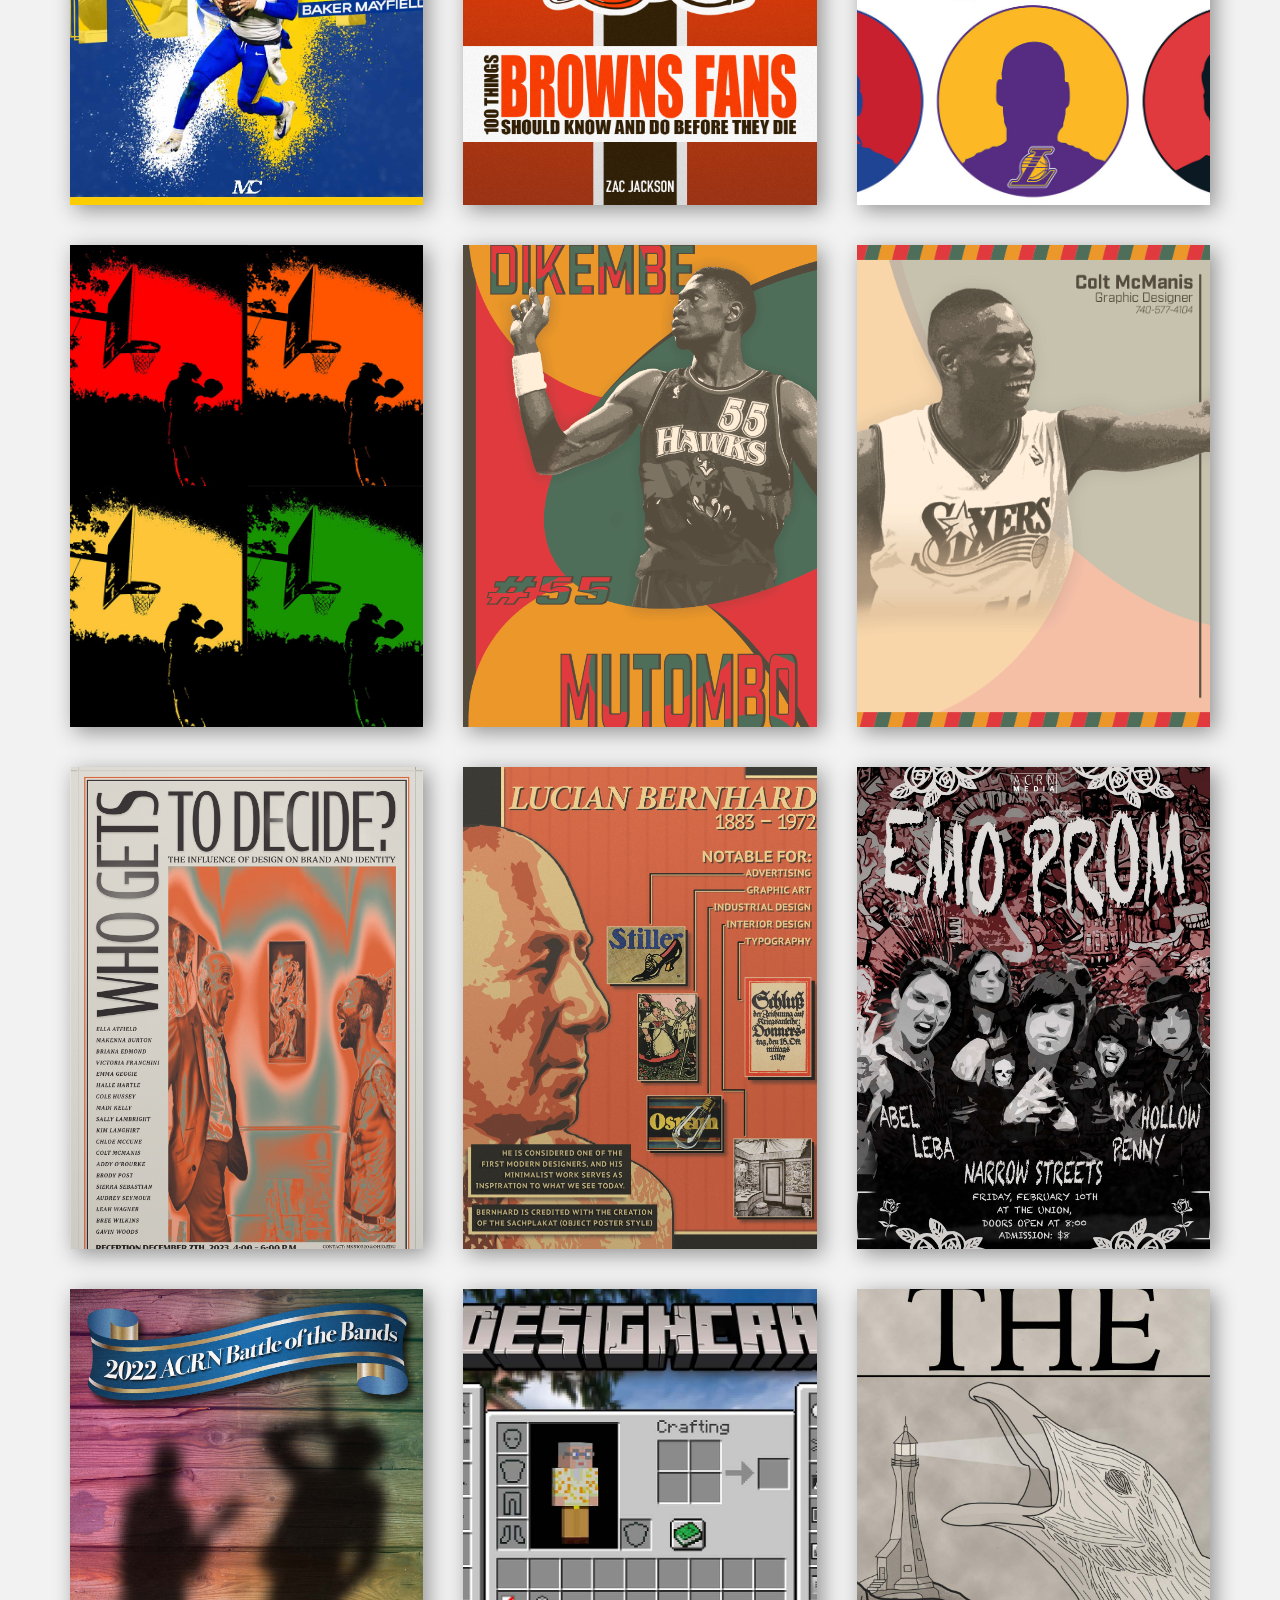
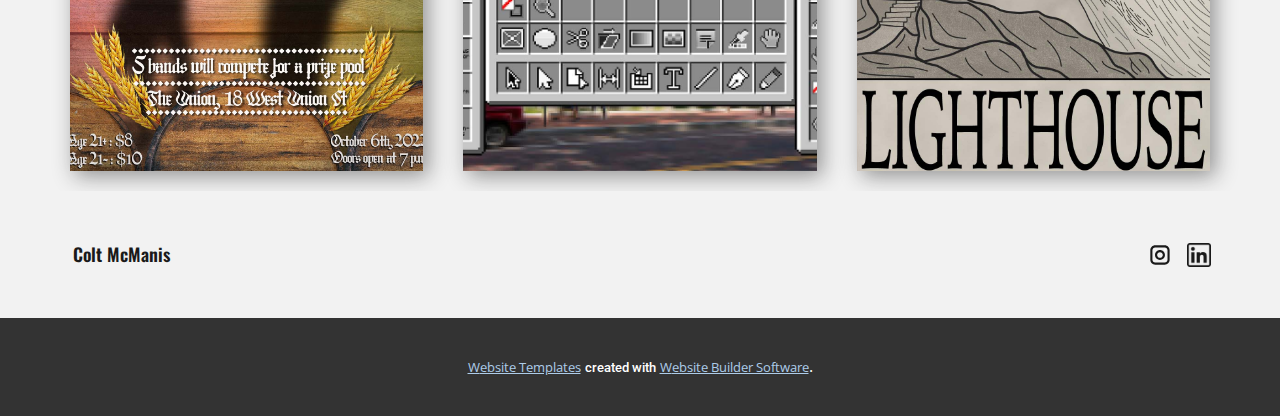
<file: Home.html>
<!DOCTYPE html>
<html style="font-size: 16px;" lang="en"><head>
    <meta name="viewport" content="width=device-width, initial-scale=1.0">
    <meta charset="utf-8">
    <meta name="keywords" content="">
    <meta name="description" content="">
    <title>Home</title>
    <link rel="stylesheet" href="nicepage.css" media="screen">
<link rel="stylesheet" href="Home.css" media="screen">
    <script class="u-script" type="text/javascript" src="jquery.js" defer=""></script>
    <script class="u-script" type="text/javascript" src="nicepage.js" defer=""></script>
    <meta name="generator" content="Nicepage 5.21.3, nicepage.com">
    <link id="u-theme-google-font" rel="stylesheet" href="https://fonts.googleapis.com/css?family=Roboto:100,100i,300,300i,400,400i,500,500i,700,700i,900,900i|Open+Sans:300,300i,400,400i,500,500i,600,600i,700,700i,800,800i">
    <link id="u-page-google-font" rel="stylesheet" href="https://fonts.googleapis.com/css?family=Oswald:200,300,400,500,600,700|PT+Sans:400,400i,700,700i">
    
    
    
    <script type="application/ld+json">{
		"@context": "http://schema.org",
		"@type": "Organization",
		"name": "Site1",
		"logo": "MClogolarge.png",
		"sameAs": [
				"https://www.instagram.com/coltmcmedia",
				"https://www.linkedin.com/in/coltmcmanis/"
		]
}</script>
    <meta name="theme-color" content="#478ac9">
    <meta property="og:title" content="Home">
    <meta property="og:description" content="">
    <meta property="og:type" content="website">
  <meta data-intl-tel-input-cdn-path="intlTelInput/"></head>
  <body data-path-to-root="./" data-include-products="false" class="u-body u-grey-5 u-xl-mode" data-lang="en"><header class="u-clearfix u-grey-5 u-header u-sticky u-header" id="sec-69b4"><div class="u-clearfix u-sheet u-valign-middle-xs u-sheet-1">
        <nav class="u-align-right u-menu u-menu-one-level u-offcanvas u-menu-1" data-responsive-from="MD">
          <div class="menu-collapse u-custom-font u-font-pt-sans" style="font-size: 1rem; letter-spacing: 0px; text-transform: uppercase;">
            <a class="u-button-style u-custom-active-border-color u-custom-active-color u-custom-border u-custom-border-color u-custom-border-radius u-custom-borders u-custom-color u-custom-hover-border-color u-custom-hover-color u-custom-left-right-menu-spacing u-custom-padding-bottom u-custom-text-active-color u-custom-text-color u-custom-text-decoration u-custom-text-hover-color u-custom-text-shadow u-custom-top-bottom-menu-spacing u-nav-link u-text-active-palette-1-base u-text-hover-palette-2-base" href="#" style="">
              <svg class="u-svg-link" viewBox="0 0 24 24"><use xmlns:xlink="http://www.w3.org/1999/xlink" xlink:href="#menu-hamburger"></use></svg>
              <svg class="u-svg-content" version="1.1" id="menu-hamburger" viewBox="0 0 16 16" x="0px" y="0px" xmlns:xlink="http://www.w3.org/1999/xlink" xmlns="http://www.w3.org/2000/svg"><g><rect y="1" width="16" height="2"></rect><rect y="7" width="16" height="2"></rect><rect y="13" width="16" height="2"></rect>
</g></svg>
            </a>
          </div>
          <div class="u-custom-menu u-nav-container">
            <ul class="u-custom-font u-font-pt-sans u-nav u-spacing-17 u-unstyled u-nav-1"><li class="u-nav-item"><a class="u-border-2 u-border-active-grey-90 u-border-hover-palette-1-light-1 u-border-no-left u-border-no-right u-border-no-top u-button-style u-nav-link u-text-active-grey-90 u-text-hover-palette-1-light-1" href="Home.html" style="padding: 10px 0px;">Home</a>
</li><li class="u-nav-item"><a class="u-border-2 u-border-active-grey-90 u-border-hover-palette-1-light-1 u-border-no-left u-border-no-right u-border-no-top u-button-style u-nav-link u-text-active-grey-90 u-text-hover-palette-1-light-1" href="St-Louis-Surge.html" style="padding: 10px 0px;">St Louis Surge</a>
</li><li class="u-nav-item"><a class="u-border-2 u-border-active-grey-90 u-border-hover-palette-1-light-1 u-border-no-left u-border-no-right u-border-no-top u-button-style u-nav-link u-text-active-grey-90 u-text-hover-palette-1-light-1" href="Ohio-University-Football.html" style="padding: 10px 0px;">Ohio University Football</a>
</li><li class="u-nav-item"><a class="u-border-2 u-border-active-grey-90 u-border-hover-palette-1-light-1 u-border-no-left u-border-no-right u-border-no-top u-button-style u-nav-link u-text-active-grey-90 u-text-hover-palette-1-light-1" href="https://coltmcmanis.github.io/NBAHeightCaseStudy/" target="_blank" style="padding: 10px 0px;">London Ramparts</a>
</li><li class="u-nav-item"><a class="u-border-2 u-border-active-grey-90 u-border-hover-palette-1-light-1 u-border-no-left u-border-no-right u-border-no-top u-button-style u-nav-link u-text-active-grey-90 u-text-hover-palette-1-light-1" href="https://coltmcmanis.github.io/NBAHeightCaseStudy/" target="_blank" style="padding: 10px 0px;">NBA Height Case Study</a>
</li><li class="u-nav-item"><a class="u-border-2 u-border-active-grey-90 u-border-hover-palette-1-light-1 u-border-no-left u-border-no-right u-border-no-top u-button-style u-nav-link u-text-active-grey-90 u-text-hover-palette-1-light-1" href="About-Me.html" style="padding: 10px 0px;">About Me</a>
</li></ul>
          </div>
          <div class="u-custom-menu u-nav-container-collapse">
            <div class="u-black u-container-style u-inner-container-layout u-opacity u-opacity-95 u-sidenav">
              <div class="u-inner-container-layout u-sidenav-overflow">
                <div class="u-menu-close"></div>
                <ul class="u-align-center u-nav u-popupmenu-items u-unstyled u-nav-2"><li class="u-nav-item"><a class="u-button-style u-nav-link" href="Home.html">Home</a>
</li><li class="u-nav-item"><a class="u-button-style u-nav-link" href="St-Louis-Surge.html">St Louis Surge</a>
</li><li class="u-nav-item"><a class="u-button-style u-nav-link" href="Ohio-University-Football.html">Ohio University Football</a>
</li><li class="u-nav-item"><a class="u-button-style u-nav-link" href="https://coltmcmanis.github.io/NBAHeightCaseStudy/" target="_blank">London Ramparts</a>
</li><li class="u-nav-item"><a class="u-button-style u-nav-link" href="https://coltmcmanis.github.io/NBAHeightCaseStudy/" target="_blank">NBA Height Case Study</a>
</li><li class="u-nav-item"><a class="u-button-style u-nav-link" href="About-Me.html">About Me</a>
</li></ul>
              </div>
            </div>
            <div class="u-black u-menu-overlay u-opacity u-opacity-70"></div>
          </div>
        </nav>
        <a href="Ohio-University-Football.html" class="u-image u-logo u-image-1" data-image-width="7784" data-image-height="3362" title="Home">
          <img src="MClogolarge.png" class="u-logo-image u-logo-image-1">
        </a>
      </div></header>
    <section class="u-clearfix u-section-1" id="sec-ed7b">
      <div class="u-clearfix u-sheet u-valign-middle-lg u-valign-middle-md u-valign-middle-sm u-sheet-1">
        <h2 class="u-align-center u-custom-font u-font-oswald u-text u-text-default u-text-1">Graphic Design</h2>
        <p class="u-align-center u-text u-text-default u-text-2">Graphic Design</p>
        <div class="u-expanded-width u-gallery u-layout-grid u-lightbox u-no-transition u-show-text-none u-gallery-1">
          <div class="u-gallery-inner u-gallery-inner-1">
            <div class="u-effect-hover-zoom u-gallery-item u-shape-rectangle u-gallery-item-1" data-image-width="1080" data-image-height="1350">
              <div class="u-back-slide u-back-slide-1" data-image-width="1080" data-image-height="1350">
                <img class="u-back-image u-expanded u-back-image-1" src="MaddenCover14.jpg">
              </div>
              <div class="u-over-slide u-shading u-over-slide-1"></div>
            </div>
            <div class="u-effect-hover-zoom u-gallery-item u-shape-rectangle u-gallery-item-2" data-animation-name="" data-animation-duration="0" data-animation-delay="0" data-animation-direction="">
              <div class="u-back-slide u-back-slide-2" data-image-width="1080" data-image-height="1350">
                <img class="u-back-image u-expanded" src="CFP_12.jpg" data-image-width="810" data-image-height="1080">
              </div>
              <div class="u-over-slide u-shading u-over-slide-2"></div>
            </div>
            <div class="u-effect-hover-zoom u-gallery-item u-shape-rectangle u-gallery-item-3" data-animation-name="" data-animation-duration="0" data-animation-delay="0" data-animation-direction="">
              <div class="u-back-slide u-back-slide-3" data-image-width="1080" data-image-height="1350">
                <img class="u-back-image u-expanded u-back-image-3" src="KD_07.jpg" data-image-width="1080" data-image-height="1350">
              </div>
              <div class="u-over-slide u-shading u-over-slide-3"></div>
            </div>
            <div class="u-effect-hover-zoom u-gallery-item u-shape-rectangle u-gallery-item-4" data-animation-name="" data-animation-duration="0" data-animation-delay="0" data-animation-direction="">
              <div class="u-back-slide u-back-slide-4" data-image-width="1080" data-image-height="1350">
                <img class="u-back-image u-expanded" src="Chubbintheclouds04.jpg" data-image-width="1080" data-image-height="1350">
              </div>
              <div class="u-over-slide u-shading u-over-slide-4"></div>
            </div>
            <div class="u-effect-hover-zoom u-gallery-item u-shape-rectangle u-gallery-item-5" data-image-width="1080" data-image-height="1350">
              <div class="u-back-slide u-back-slide-5" data-image-width="2160" data-image-height="2700">
                <img class="u-back-image u-expanded u-back-image-5" src="Joker_05.jpg">
              </div>
              <div class="u-over-slide u-shading u-over-slide-5"></div>
            </div>
            <div class="u-effect-hover-zoom u-gallery-item u-shape-rectangle u-gallery-item-6" data-image-width="1080" data-image-height="1350">
              <div class="u-back-slide u-back-slide-6">
                <img class="u-back-image u-expanded" src="Browns2022Poster.jpg">
              </div>
              <div class="u-over-slide u-shading u-over-slide-6"></div>
            </div>
            <div class="u-effect-hover-zoom u-gallery-item u-shape-rectangle u-gallery-item-7" data-image-width="1080" data-image-height="1350">
              <div class="u-back-slide u-back-slide-7">
                <img class="u-back-image u-expanded" src="BakerNVP_09.jpg">
              </div>
              <div class="u-over-slide u-shading u-over-slide-7"></div>
            </div>
            <div class="u-effect-hover-zoom u-gallery-item u-shape-rectangle u-gallery-item-8" data-image-width="1080" data-image-height="1350">
              <div class="u-back-slide u-back-slide-8" data-image-width="1080" data-image-height="1350">
                <img class="u-back-image u-expanded u-back-image-8" src="BookRedesign_06.jpg">
              </div>
              <div class="u-over-slide u-shading u-over-slide-8"></div>
            </div>
            <div class="u-effect-hover-zoom u-gallery-item u-shape-rectangle u-gallery-item-9" data-image-width="1080" data-image-height="1350">
              <div class="u-back-slide u-back-slide-9" data-image-width="1350" data-image-height="1043">
                <img class="u-back-image u-expanded" src="WorkingIconExercise.jpg">
              </div>
              <div class="u-over-slide u-shading u-over-slide-9"></div>
            </div>
            <div class="u-effect-hover-zoom u-gallery-item u-shape-rectangle u-gallery-item-10" data-image-width="810" data-image-height="1080">
              <div class="u-back-slide u-back-slide-10">
                <img class="u-back-image u-expanded u-back-image-10" src="CompiledLinoleumdesign.jpg">
              </div>
              <div class="u-over-slide u-shading u-over-slide-10"></div>
            </div>
            <div class="u-effect-hover-zoom u-gallery-item u-shape-rectangle u-gallery-item-11" data-image-width="1238" data-image-height="1838">
              <div class="u-back-slide u-back-slide-11">
                <img class="u-back-image u-expanded u-back-image-11" src="PostcardFront_07.png">
              </div>
              <div class="u-over-slide u-shading u-over-slide-11"></div>
            </div>
            <div class="u-effect-hover-zoom u-gallery-item u-shape-rectangle u-gallery-item-12" data-image-width="1838" data-image-height="1238">
              <div class="u-back-slide u-back-slide-12">
                <img class="u-back-image u-expanded u-back-image-12" src="Postcardback_03.png">
              </div>
              <div class="u-over-slide u-shading u-over-slide-12"></div>
            </div>
            <div class="u-effect-hover-zoom u-gallery-item u-shape-rectangle u-gallery-item-13" data-image-width="1688" data-image-height="2588">
              <div class="u-back-slide u-back-slide-13">
                <img class="u-back-image u-expanded u-back-image-13" src="Cube4Poster_06.jpg">
              </div>
              <div class="u-over-slide u-shading u-over-slide-13"></div>
            </div>
            <div class="u-effect-hover-zoom u-gallery-item u-shape-rectangle u-gallery-item-14" data-image-width="1080" data-image-height="1350">
              <div class="u-back-slide u-back-slide-14" data-image-width="2550" data-image-height="3300">
                <img class="u-back-image u-expanded u-back-image-14" src="Bernhard_15.jpg">
              </div>
              <div class="u-over-slide u-shading u-over-slide-14"></div>
            </div>
            <div class="u-effect-hover-zoom u-gallery-item u-shape-rectangle u-gallery-item-15" data-image-width="1080" data-image-height="1350">
              <div class="u-back-slide u-back-slide-15" data-image-width="2550" data-image-height="3300">
                <img class="u-back-image u-expanded u-back-image-15" src="EMOProm_05.jpg">
              </div>
              <div class="u-over-slide u-shading u-over-slide-15"></div>
            </div>
            <div class="u-effect-hover-zoom u-gallery-item u-shape-rectangle u-gallery-item-16" data-image-width="1080" data-image-height="1350">
              <div class="u-back-slide u-back-slide-16" data-image-width="1350" data-image-height="1747">
                <img class="u-back-image u-expanded u-back-image-16" src="BOTB_05.jpg">
              </div>
              <div class="u-over-slide u-shading u-over-slide-16"></div>
            </div>
            <div class="u-effect-hover-zoom u-gallery-item u-shape-rectangle u-gallery-item-17" data-image-width="1080" data-image-height="1350">
              <div class="u-back-slide u-back-slide-17" data-image-width="1350" data-image-height="1043">
                <img class="u-back-image u-expanded" src="INDESIGNCRAFT_WORKING.jpg">
              </div>
              <div class="u-over-slide u-shading u-over-slide-17"></div>
            </div>
            <div class="u-effect-hover-zoom u-gallery-item u-shape-rectangle u-gallery-item-18" data-image-width="1080" data-image-height="1350">
              <div class="u-back-slide u-back-slide-18" data-image-width="1080" data-image-height="1543">
                <img class="u-back-image u-expanded u-back-image-18" src="working_movieposter_mcmanis.jpg">
              </div>
              <div class="u-over-slide u-shading u-over-slide-18"></div>
            </div>
          </div>
        </div>
      </div>
    </section>
    
    
    
    <footer class="u-align-center u-clearfix u-container-align-left-md u-container-align-left-sm u-footer u-grey-5 u-footer" id="sec-d932"><div class="u-clearfix u-sheet u-sheet-1">
        <p class="u-align-left-md u-align-left-sm u-align-left-xs u-custom-font u-font-oswald u-small-text u-text u-text-grey-90 u-text-variant u-text-1">Colt McManis</p>
        <div class="u-social-icons u-spacing-15 u-social-icons-1">
          <a class="u-social-url" title="instagram" target="_blank" href="https://www.instagram.com/coltmcmedia"><span class="u-icon u-icon-circle u-social-icon u-social-instagram u-text-grey-90 u-icon-1"><svg class="u-svg-link" preserveAspectRatio="xMidYMin slice" viewBox="0 0 112 112" style=""><use xmlns:xlink="http://www.w3.org/1999/xlink" xlink:href="#svg-ea73"></use></svg><svg class="u-svg-content" viewBox="0 0 112 112" x="0" y="0" id="svg-ea73"><path fill="currentColor" d="M55.9,32.9c-12.8,0-23.2,10.4-23.2,23.2s10.4,23.2,23.2,23.2s23.2-10.4,23.2-23.2S68.7,32.9,55.9,32.9z
	 M55.9,69.4c-7.4,0-13.3-6-13.3-13.3c-0.1-7.4,6-13.3,13.3-13.3s13.3,6,13.3,13.3C69.3,63.5,63.3,69.4,55.9,69.4z"></path><path fill="#FFFFFF" d="M79.7,26.8c-3,0-5.4,2.5-5.4,5.4s2.5,5.4,5.4,5.4c3,0,5.4-2.5,5.4-5.4S82.7,26.8,79.7,26.8z"></path><path fill="currentColor" d="M78.2,11H33.5C21,11,10.8,21.3,10.8,33.7v44.7c0,12.6,10.2,22.8,22.7,22.8h44.7c12.6,0,22.7-10.2,22.7-22.7
	V33.7C100.8,21.1,90.6,11,78.2,11z M91,78.4c0,7.1-5.8,12.8-12.8,12.8H33.5c-7.1,0-12.8-5.8-12.8-12.8V33.7
	c0-7.1,5.8-12.8,12.8-12.8h44.7c7.1,0,12.8,5.8,12.8,12.8V78.4z"></path></svg></span>
          </a>
          <a class="u-social-url" target="_blank" data-type="Custom" title="LinkedIn" href="https://www.linkedin.com/in/coltmcmanis/"><span class="u-file-icon u-icon u-social-custom u-social-icon u-text-grey-90 u-icon-2"><img src="1384088-884c624f.png" alt=""></span>
          </a>
        </div>
      </div></footer>
    <section class="u-backlink u-clearfix u-grey-80">
      <a class="u-link" href="https://nicepage.com/website-templates" target="_blank">
        <span>Website Templates</span>
      </a>
      <p class="u-text">
        <span>created with</span>
      </p>
      <a class="u-link" href="" target="_blank">
        <span>Website Builder Software</span>
      </a>. 
    </section>
  
</body></html>
</file>
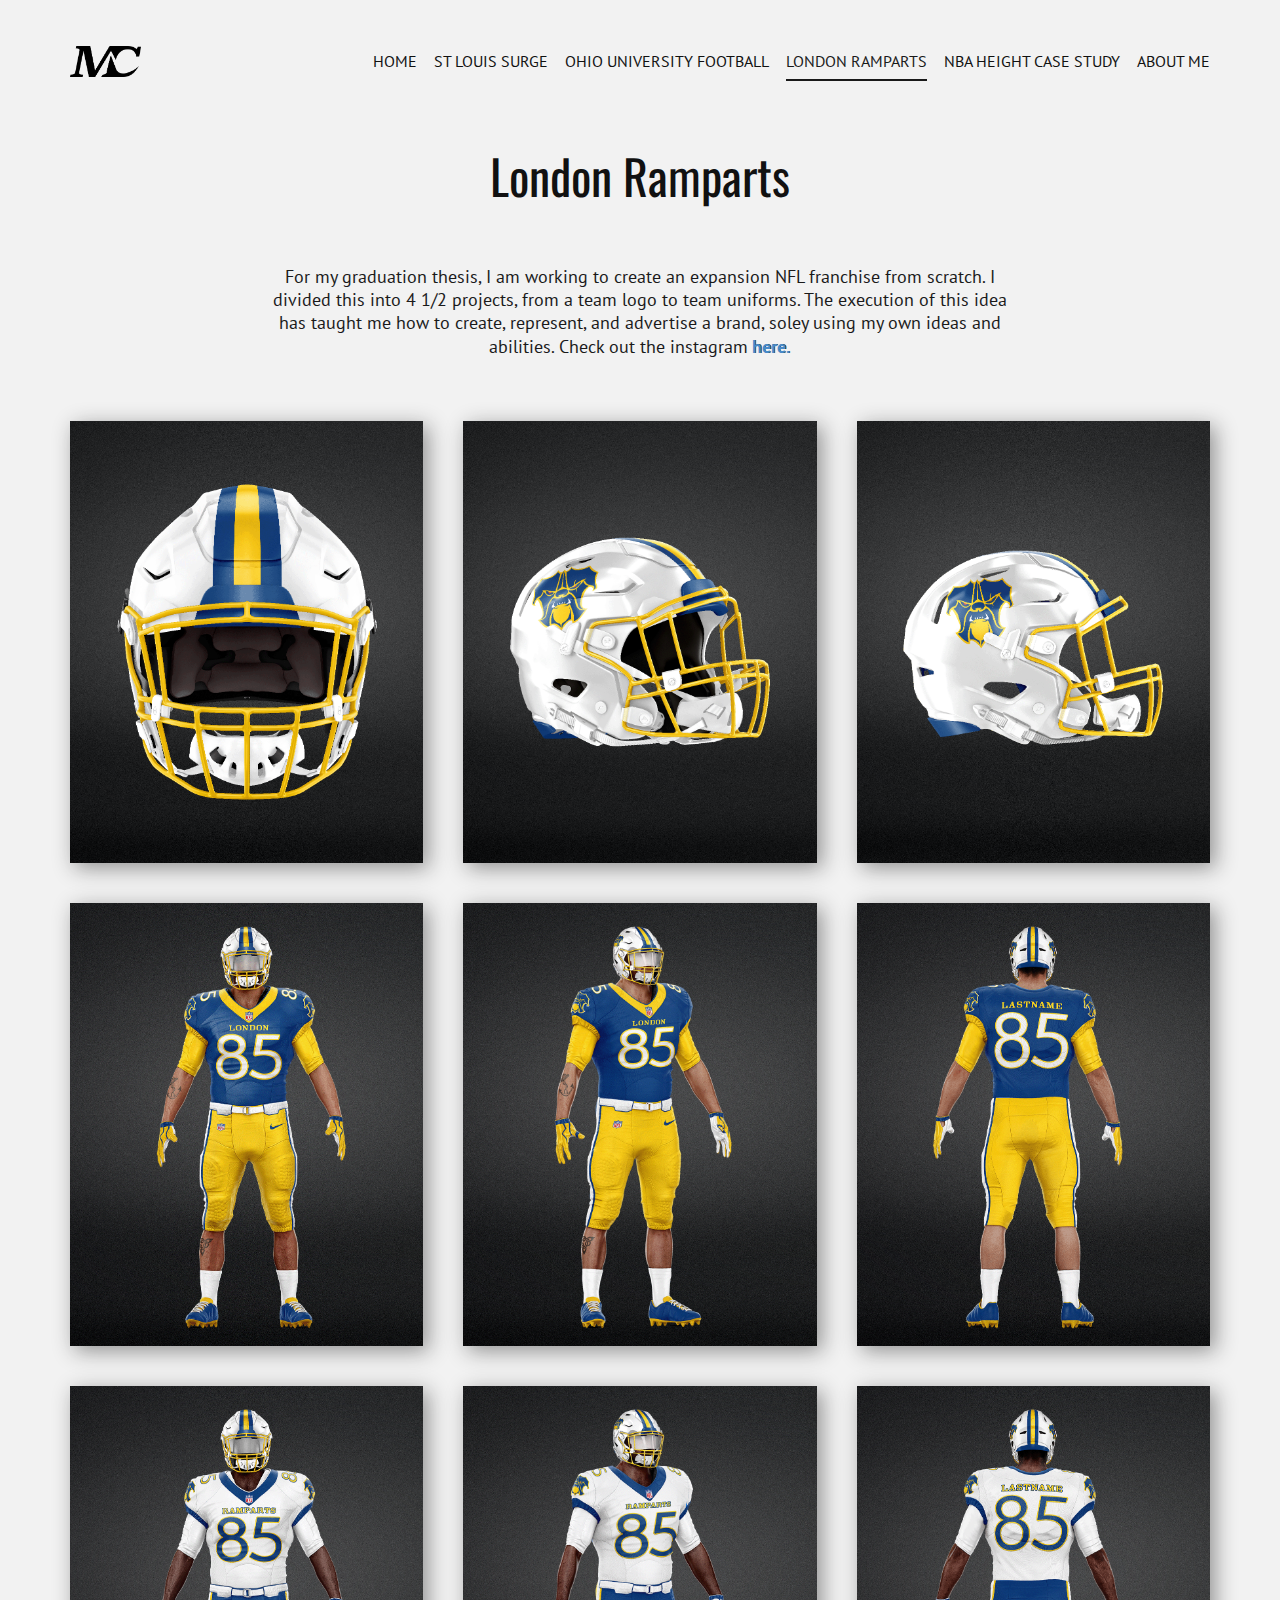
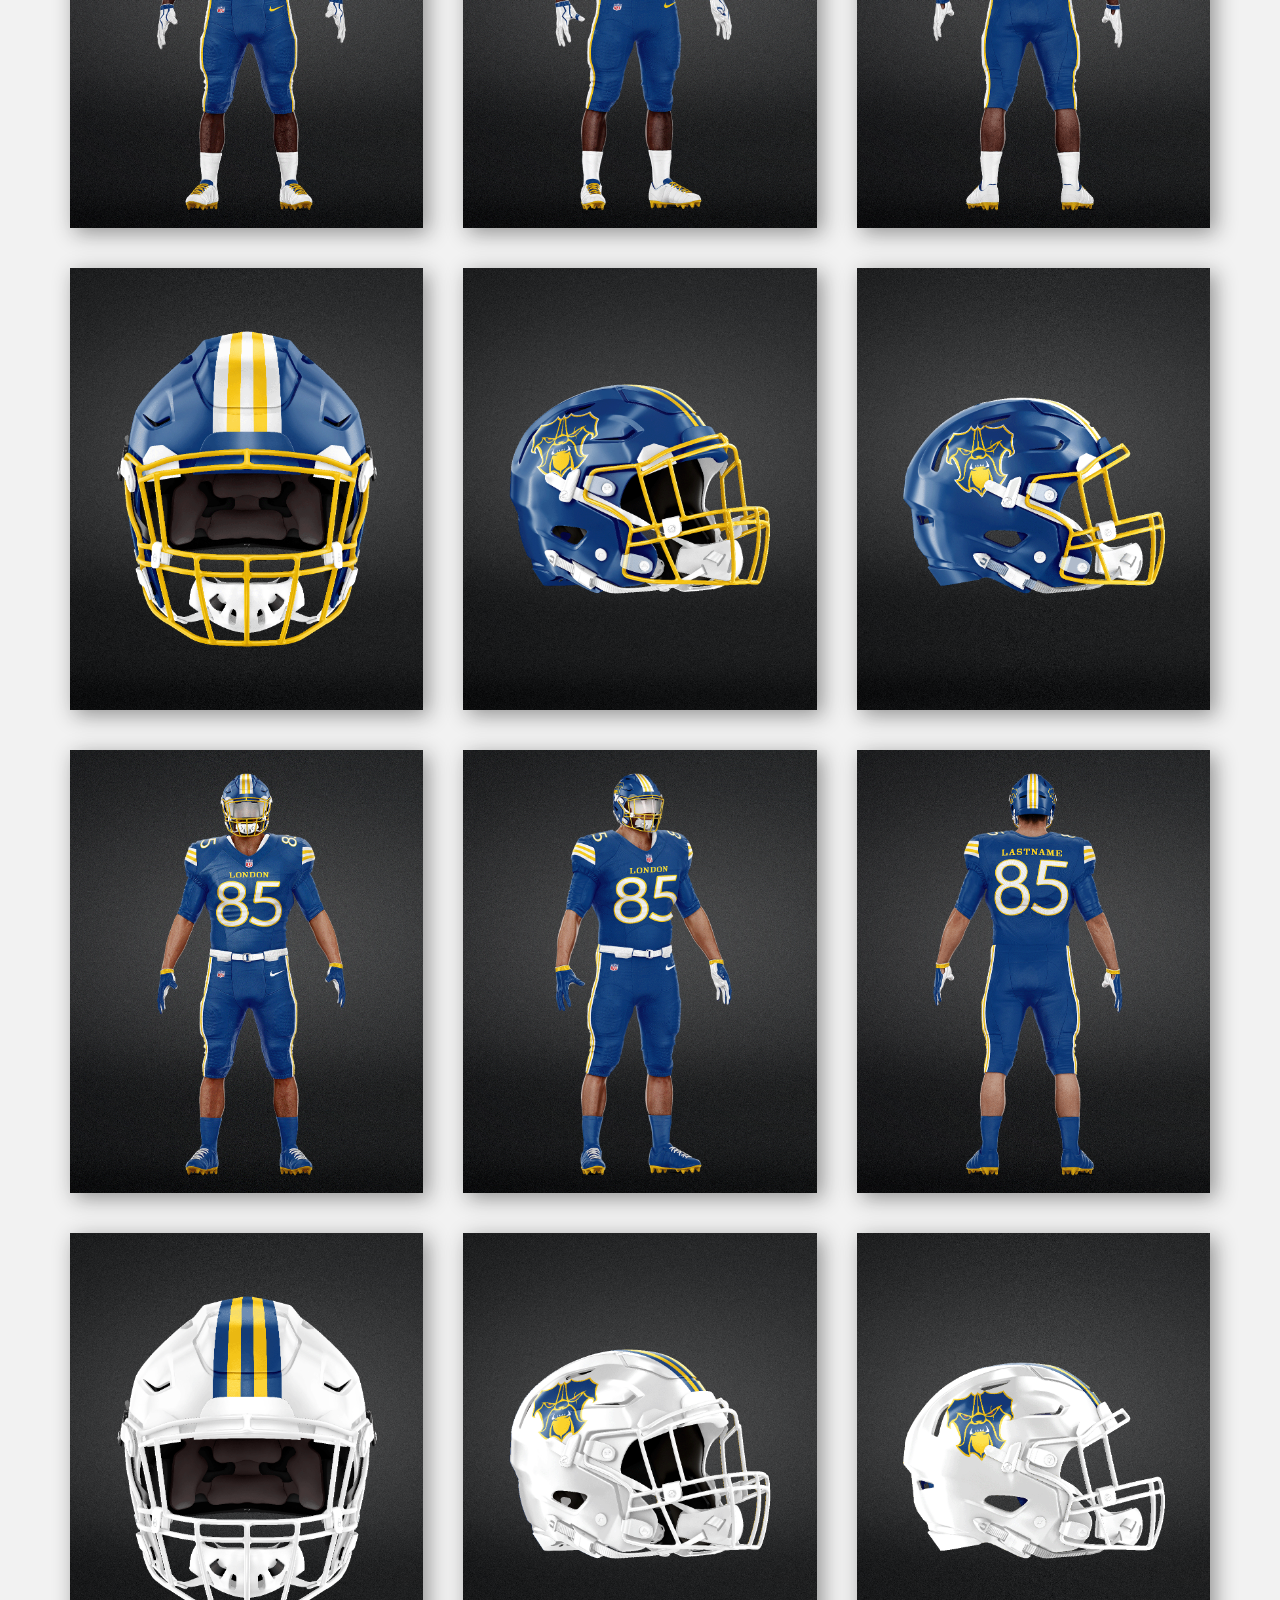
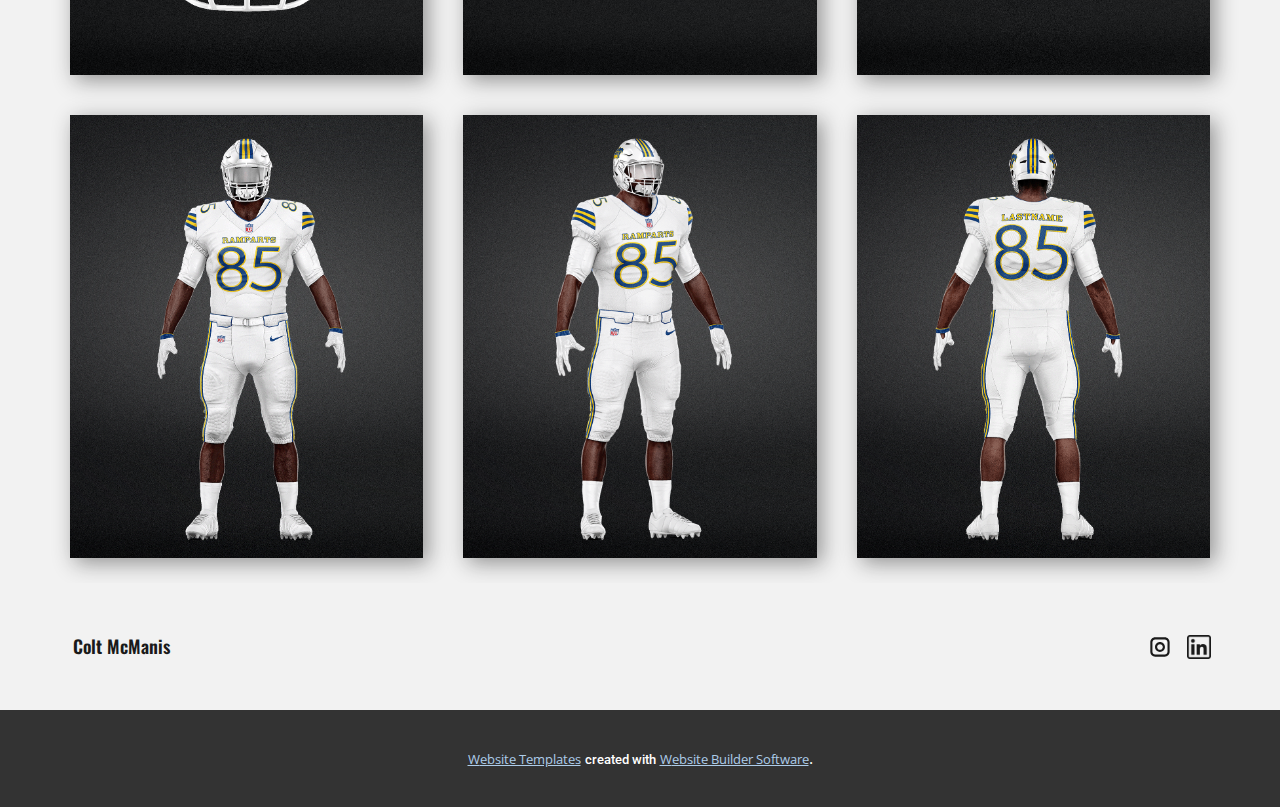
<file: London-Ramparts.html>
<!DOCTYPE html>
<html style="font-size: 16px;" lang="en"><head>
    <meta name="viewport" content="width=device-width, initial-scale=1.0">
    <meta charset="utf-8">
    <meta name="keywords" content="">
    <meta name="description" content="">
    <title>London Ramparts</title>
    <link rel="stylesheet" href="nicepage.css" media="screen">
<link rel="stylesheet" href="London-Ramparts.css" media="screen">
    <script class="u-script" type="text/javascript" src="jquery.js" defer=""></script>
    <script class="u-script" type="text/javascript" src="nicepage.js" defer=""></script>
    <meta name="generator" content="Nicepage 5.21.3, nicepage.com">
    <link id="u-theme-google-font" rel="stylesheet" href="https://fonts.googleapis.com/css?family=Roboto:100,100i,300,300i,400,400i,500,500i,700,700i,900,900i|Open+Sans:300,300i,400,400i,500,500i,600,600i,700,700i,800,800i">
    <link id="u-page-google-font" rel="stylesheet" href="https://fonts.googleapis.com/css?family=Oswald:200,300,400,500,600,700|PT+Sans:400,400i,700,700i">
    
    
    
    <script type="application/ld+json">{
		"@context": "http://schema.org",
		"@type": "Organization",
		"name": "Site1",
		"logo": "MClogolarge.png",
		"sameAs": [
				"https://www.instagram.com/coltmcmedia",
				"https://www.linkedin.com/in/coltmcmanis/"
		]
}</script>
    <meta name="theme-color" content="#478ac9">
    <meta property="og:title" content="London Ramparts">
    <meta property="og:description" content="">
    <meta property="og:type" content="website">
  <meta data-intl-tel-input-cdn-path="intlTelInput/"></head>
  <body data-path-to-root="./" data-include-products="false" class="u-body u-grey-5 u-xl-mode" data-lang="en"><header class="u-clearfix u-grey-5 u-header u-sticky u-header" id="sec-69b4"><div class="u-clearfix u-sheet u-valign-middle-xs u-sheet-1">
        <nav class="u-align-right u-menu u-menu-one-level u-offcanvas u-menu-1" data-responsive-from="MD">
          <div class="menu-collapse u-custom-font u-font-pt-sans" style="font-size: 1rem; letter-spacing: 0px; text-transform: uppercase;">
            <a class="u-button-style u-custom-active-border-color u-custom-active-color u-custom-border u-custom-border-color u-custom-border-radius u-custom-borders u-custom-color u-custom-hover-border-color u-custom-hover-color u-custom-left-right-menu-spacing u-custom-padding-bottom u-custom-text-active-color u-custom-text-color u-custom-text-decoration u-custom-text-hover-color u-custom-text-shadow u-custom-top-bottom-menu-spacing u-nav-link u-text-active-palette-1-base u-text-hover-palette-2-base" href="#" style="">
              <svg class="u-svg-link" viewBox="0 0 24 24"><use xmlns:xlink="http://www.w3.org/1999/xlink" xlink:href="#menu-hamburger"></use></svg>
              <svg class="u-svg-content" version="1.1" id="menu-hamburger" viewBox="0 0 16 16" x="0px" y="0px" xmlns:xlink="http://www.w3.org/1999/xlink" xmlns="http://www.w3.org/2000/svg"><g><rect y="1" width="16" height="2"></rect><rect y="7" width="16" height="2"></rect><rect y="13" width="16" height="2"></rect>
</g></svg>
            </a>
          </div>
          <div class="u-custom-menu u-nav-container">
            <ul class="u-custom-font u-font-pt-sans u-nav u-spacing-17 u-unstyled u-nav-1"><li class="u-nav-item"><a class="u-border-2 u-border-active-grey-90 u-border-hover-palette-1-light-1 u-border-no-left u-border-no-right u-border-no-top u-button-style u-nav-link u-text-active-grey-90 u-text-hover-palette-1-light-1" href="Home.html" style="padding: 10px 0px;">Home</a>
</li><li class="u-nav-item"><a class="u-border-2 u-border-active-grey-90 u-border-hover-palette-1-light-1 u-border-no-left u-border-no-right u-border-no-top u-button-style u-nav-link u-text-active-grey-90 u-text-hover-palette-1-light-1" href="St-Louis-Surge.html" style="padding: 10px 0px;">St Louis Surge</a>
</li><li class="u-nav-item"><a class="u-border-2 u-border-active-grey-90 u-border-hover-palette-1-light-1 u-border-no-left u-border-no-right u-border-no-top u-button-style u-nav-link u-text-active-grey-90 u-text-hover-palette-1-light-1" href="Ohio-University-Football.html" style="padding: 10px 0px;">Ohio University Football</a>
</li><li class="u-nav-item"><a class="u-border-2 u-border-active-grey-90 u-border-hover-palette-1-light-1 u-border-no-left u-border-no-right u-border-no-top u-button-style u-nav-link u-text-active-grey-90 u-text-hover-palette-1-light-1" href="https://coltmcmanis.github.io/NBAHeightCaseStudy/" target="_blank" style="padding: 10px 0px;">London Ramparts</a>
</li><li class="u-nav-item"><a class="u-border-2 u-border-active-grey-90 u-border-hover-palette-1-light-1 u-border-no-left u-border-no-right u-border-no-top u-button-style u-nav-link u-text-active-grey-90 u-text-hover-palette-1-light-1" href="https://coltmcmanis.github.io/NBAHeightCaseStudy/" target="_blank" style="padding: 10px 0px;">NBA Height Case Study</a>
</li><li class="u-nav-item"><a class="u-border-2 u-border-active-grey-90 u-border-hover-palette-1-light-1 u-border-no-left u-border-no-right u-border-no-top u-button-style u-nav-link u-text-active-grey-90 u-text-hover-palette-1-light-1" href="About-Me.html" style="padding: 10px 0px;">About Me</a>
</li></ul>
          </div>
          <div class="u-custom-menu u-nav-container-collapse">
            <div class="u-black u-container-style u-inner-container-layout u-opacity u-opacity-95 u-sidenav">
              <div class="u-inner-container-layout u-sidenav-overflow">
                <div class="u-menu-close"></div>
                <ul class="u-align-center u-nav u-popupmenu-items u-unstyled u-nav-2"><li class="u-nav-item"><a class="u-button-style u-nav-link" href="Home.html">Home</a>
</li><li class="u-nav-item"><a class="u-button-style u-nav-link" href="St-Louis-Surge.html">St Louis Surge</a>
</li><li class="u-nav-item"><a class="u-button-style u-nav-link" href="Ohio-University-Football.html">Ohio University Football</a>
</li><li class="u-nav-item"><a class="u-button-style u-nav-link" href="https://coltmcmanis.github.io/NBAHeightCaseStudy/" target="_blank">London Ramparts</a>
</li><li class="u-nav-item"><a class="u-button-style u-nav-link" href="https://coltmcmanis.github.io/NBAHeightCaseStudy/" target="_blank">NBA Height Case Study</a>
</li><li class="u-nav-item"><a class="u-button-style u-nav-link" href="About-Me.html">About Me</a>
</li></ul>
              </div>
            </div>
            <div class="u-black u-menu-overlay u-opacity u-opacity-70"></div>
          </div>
        </nav>
        <a href="Ohio-University-Football.html" class="u-image u-logo u-image-1" data-image-width="7784" data-image-height="3362" title="Home">
          <img src="MClogolarge.png" class="u-logo-image u-logo-image-1">
        </a>
      </div></header>
    <section class="u-clearfix u-section-1" id="sec-6e47">
      <div class="u-clearfix u-sheet u-valign-middle-lg u-sheet-1">
        <h1 class="u-text u-text-default u-title u-text-1">London Ramparts</h1>
        <h2 class="u-align-center-lg u-align-center-xl u-custom-font u-font-pt-sans u-text u-text-2">For my graduation thesis, I am working to create an expansion NFL franchise from scratch. I divided this into 4 1/2 projects, from a team logo to team uniforms. The execution of this idea has taught me how to create, represent, and advertise a brand, soley using my own ideas and abilities. Check out the instagram here.</h2>
        <h2 class="u-align-center-lg u-align-center-xl u-custom-font u-font-pt-sans u-text u-text-grey-90 u-text-3">
          <a class="u-active-none u-border-none u-btn u-button-link u-button-style u-custom-font u-font-pt-sans u-hover-none u-none u-text-palette-1-base u-btn-1" data-href="https://www.instagram.com/londonramparts/" data-target="_blank" href="https://www.instagram.com/londonramparts/" target="_blank">here.</a>
        </h2>
        <div class="u-expanded-width u-gallery u-layout-grid u-lightbox u-no-transition u-show-text-none u-gallery-1">
          <div class="u-gallery-inner u-gallery-inner-1">
            <div class="u-effect-hover-zoom u-gallery-item u-shape-rectangle u-gallery-item-1" data-image-width="1080" data-image-height="1350">
              <div class="u-back-slide u-back-slide-1">
                <img class="u-back-image u-expanded u-back-image-1" src="Artboard11.png">
              </div>
              <div class="u-over-slide u-shading u-over-slide-1"></div>
            </div>
            <div class="u-effect-hover-zoom u-gallery-item u-shape-rectangle u-gallery-item-2" data-image-width="1080" data-image-height="1350">
              <div class="u-back-slide u-back-slide-2">
                <img class="u-back-image u-expanded u-back-image-2" src="Artboard21.png">
              </div>
              <div class="u-over-slide u-shading u-over-slide-2"></div>
            </div>
            <div class="u-effect-hover-zoom u-gallery-item u-shape-rectangle u-gallery-item-3" data-image-width="1080" data-image-height="1350">
              <div class="u-back-slide u-back-slide-3">
                <img class="u-back-image u-expanded u-back-image-3" src="Artboard31.png">
              </div>
              <div class="u-over-slide u-shading u-over-slide-3"></div>
            </div>
            <div class="u-effect-hover-zoom u-gallery-item u-shape-rectangle u-gallery-item-4" data-image-width="1080" data-image-height="1350">
              <div class="u-back-slide u-back-slide-4" data-image-width="1080" data-image-height="1350">
                <img class="u-back-image u-expanded u-back-image-4" src="Artboard13.png">
              </div>
              <div class="u-over-slide u-shading u-over-slide-4"></div>
            </div>
            <div class="u-effect-hover-zoom u-gallery-item u-shape-rectangle u-gallery-item-5" data-image-width="1080" data-image-height="1350">
              <div class="u-back-slide u-back-slide-5" data-image-width="1080" data-image-height="1350">
                <img class="u-back-image u-expanded u-back-image-5" src="Artboard23.png">
              </div>
              <div class="u-over-slide u-shading u-over-slide-5"></div>
            </div>
            <div class="u-effect-hover-zoom u-gallery-item u-shape-rectangle u-gallery-item-6" data-image-width="1080" data-image-height="1350">
              <div class="u-back-slide u-back-slide-6">
                <img class="u-back-image u-expanded u-back-image-6" src="Artboard33.png">
              </div>
              <div class="u-over-slide u-shading u-over-slide-6"></div>
            </div>
            <div class="u-effect-hover-zoom u-gallery-item u-shape-rectangle u-gallery-item-7" data-image-width="1080" data-image-height="1350">
              <div class="u-back-slide u-back-slide-7">
                <img class="u-back-image u-expanded u-back-image-7" src="Artboard14.png">
              </div>
              <div class="u-over-slide u-shading u-over-slide-7"></div>
            </div>
            <div class="u-effect-hover-zoom u-gallery-item u-shape-rectangle u-gallery-item-8" data-image-width="1080" data-image-height="1350">
              <div class="u-back-slide u-back-slide-8" data-image-width="1080" data-image-height="1350">
                <img class="u-back-image u-expanded u-back-image-8" src="Artboard24.png">
              </div>
              <div class="u-over-slide u-shading u-over-slide-8"></div>
            </div>
            <div class="u-effect-hover-zoom u-gallery-item u-shape-rectangle u-gallery-item-9" data-image-width="1080" data-image-height="1350">
              <div class="u-back-slide u-back-slide-9">
                <img class="u-back-image u-expanded u-back-image-9" src="Artboard34.png">
              </div>
              <div class="u-over-slide u-shading u-over-slide-9"></div>
            </div>
            <div class="u-effect-hover-zoom u-gallery-item u-shape-rectangle u-gallery-item-10" data-image-width="1080" data-image-height="1350">
              <div class="u-back-slide u-back-slide-10" data-image-width="1080" data-image-height="1350">
                <img class="u-back-image u-expanded u-back-image-10" src="Artboard12.png">
              </div>
              <div class="u-over-slide u-shading u-over-slide-10"></div>
            </div>
            <div class="u-effect-hover-zoom u-gallery-item u-shape-rectangle u-gallery-item-11" data-image-width="1080" data-image-height="1350">
              <div class="u-back-slide u-back-slide-11" data-image-width="1080" data-image-height="1350">
                <img class="u-back-image u-expanded u-back-image-11" src="Artboard22.png">
              </div>
              <div class="u-over-slide u-shading u-over-slide-11"></div>
            </div>
            <div class="u-effect-hover-zoom u-gallery-item u-shape-rectangle u-gallery-item-12" data-image-width="1080" data-image-height="1350">
              <div class="u-back-slide u-back-slide-12" data-image-width="1080" data-image-height="1350">
                <img class="u-back-image u-expanded u-back-image-12" src="Artboard32.png">
              </div>
              <div class="u-over-slide u-shading u-over-slide-12"></div>
            </div>
            <div class="u-effect-hover-zoom u-gallery-item u-shape-rectangle u-gallery-item-13" data-image-width="1080" data-image-height="1350">
              <div class="u-back-slide u-back-slide-13" data-image-width="1080" data-image-height="1350">
                <img class="u-back-image u-expanded u-back-image-13" src="Artboard15.png">
              </div>
              <div class="u-over-slide u-shading u-over-slide-13"></div>
            </div>
            <div class="u-effect-hover-zoom u-gallery-item u-shape-rectangle u-gallery-item-14" data-image-width="1080" data-image-height="1350">
              <div class="u-back-slide u-back-slide-14" data-image-width="1080" data-image-height="1350">
                <img class="u-back-image u-expanded u-back-image-14" src="Artboard25.png">
              </div>
              <div class="u-over-slide u-shading u-over-slide-14"></div>
            </div>
            <div class="u-effect-hover-zoom u-gallery-item u-shape-rectangle u-gallery-item-15" data-image-width="1080" data-image-height="1350">
              <div class="u-back-slide u-back-slide-15" data-image-width="1080" data-image-height="1350">
                <img class="u-back-image u-expanded u-back-image-15" src="Artboard35.png">
              </div>
              <div class="u-over-slide u-shading u-over-slide-15"></div>
            </div>
            <div class="u-effect-hover-zoom u-gallery-item u-shape-rectangle u-gallery-item-16" data-image-width="1080" data-image-height="1350">
              <div class="u-back-slide u-back-slide-16" data-image-width="1080" data-image-height="1350">
                <img class="u-back-image u-expanded u-back-image-16" src="Artboard1.png">
              </div>
              <div class="u-over-slide u-shading u-over-slide-16"></div>
            </div>
            <div class="u-effect-hover-zoom u-gallery-item u-shape-rectangle u-gallery-item-17" data-image-width="1080" data-image-height="1350">
              <div class="u-back-slide u-back-slide-17" data-image-width="1080" data-image-height="1350">
                <img class="u-back-image u-expanded u-back-image-17" src="Artboard2.png">
              </div>
              <div class="u-over-slide u-shading u-over-slide-17"></div>
            </div>
            <div class="u-effect-hover-zoom u-gallery-item u-shape-rectangle u-gallery-item-18" data-image-width="1080" data-image-height="1350">
              <div class="u-back-slide u-back-slide-18" data-image-width="1080" data-image-height="1350">
                <img class="u-back-image u-expanded u-back-image-18" src="Artboard3.png">
              </div>
              <div class="u-over-slide u-shading u-over-slide-18"></div>
            </div>
            <div class="u-effect-hover-zoom u-gallery-item u-shape-rectangle u-gallery-item-19" data-image-width="1080" data-image-height="1350">
              <div class="u-back-slide u-back-slide-19" data-image-width="1080" data-image-height="1350">
                <img class="u-back-image u-expanded u-back-image-19" src="Artboard16.png">
              </div>
              <div class="u-over-slide u-shading u-over-slide-19"></div>
            </div>
            <div class="u-effect-hover-zoom u-gallery-item u-shape-rectangle u-gallery-item-20" data-image-width="1080" data-image-height="1350">
              <div class="u-back-slide u-back-slide-20" data-image-width="1080" data-image-height="1350">
                <img class="u-back-image u-expanded u-back-image-20" src="Artboard26.png">
              </div>
              <div class="u-over-slide u-shading u-over-slide-20"></div>
            </div>
            <div class="u-effect-hover-zoom u-gallery-item u-shape-rectangle u-gallery-item-21" data-image-width="1080" data-image-height="1350">
              <div class="u-back-slide u-back-slide-21" data-image-width="1080" data-image-height="1350">
                <img class="u-back-image u-expanded u-back-image-21" src="Artboard36.png">
              </div>
              <div class="u-over-slide u-shading u-over-slide-21"></div>
            </div>
          </div>
        </div>
      </div>
    </section>
    
    
    
    <footer class="u-align-center u-clearfix u-container-align-left-md u-container-align-left-sm u-footer u-grey-5 u-footer" id="sec-d932"><div class="u-clearfix u-sheet u-sheet-1">
        <p class="u-align-left-md u-align-left-sm u-align-left-xs u-custom-font u-font-oswald u-small-text u-text u-text-grey-90 u-text-variant u-text-1">Colt McManis</p>
        <div class="u-social-icons u-spacing-15 u-social-icons-1">
          <a class="u-social-url" title="instagram" target="_blank" href="https://www.instagram.com/coltmcmedia"><span class="u-icon u-icon-circle u-social-icon u-social-instagram u-text-grey-90 u-icon-1"><svg class="u-svg-link" preserveAspectRatio="xMidYMin slice" viewBox="0 0 112 112" style=""><use xmlns:xlink="http://www.w3.org/1999/xlink" xlink:href="#svg-ea73"></use></svg><svg class="u-svg-content" viewBox="0 0 112 112" x="0" y="0" id="svg-ea73"><path fill="currentColor" d="M55.9,32.9c-12.8,0-23.2,10.4-23.2,23.2s10.4,23.2,23.2,23.2s23.2-10.4,23.2-23.2S68.7,32.9,55.9,32.9z
	 M55.9,69.4c-7.4,0-13.3-6-13.3-13.3c-0.1-7.4,6-13.3,13.3-13.3s13.3,6,13.3,13.3C69.3,63.5,63.3,69.4,55.9,69.4z"></path><path fill="#FFFFFF" d="M79.7,26.8c-3,0-5.4,2.5-5.4,5.4s2.5,5.4,5.4,5.4c3,0,5.4-2.5,5.4-5.4S82.7,26.8,79.7,26.8z"></path><path fill="currentColor" d="M78.2,11H33.5C21,11,10.8,21.3,10.8,33.7v44.7c0,12.6,10.2,22.8,22.7,22.8h44.7c12.6,0,22.7-10.2,22.7-22.7
	V33.7C100.8,21.1,90.6,11,78.2,11z M91,78.4c0,7.1-5.8,12.8-12.8,12.8H33.5c-7.1,0-12.8-5.8-12.8-12.8V33.7
	c0-7.1,5.8-12.8,12.8-12.8h44.7c7.1,0,12.8,5.8,12.8,12.8V78.4z"></path></svg></span>
          </a>
          <a class="u-social-url" target="_blank" data-type="Custom" title="LinkedIn" href="https://www.linkedin.com/in/coltmcmanis/"><span class="u-file-icon u-icon u-social-custom u-social-icon u-text-grey-90 u-icon-2"><img src="1384088-884c624f.png" alt=""></span>
          </a>
        </div>
      </div></footer>
    <section class="u-backlink u-clearfix u-grey-80">
      <a class="u-link" href="https://nicepage.com/website-templates" target="_blank">
        <span>Website Templates</span>
      </a>
      <p class="u-text">
        <span>created with</span>
      </p>
      <a class="u-link" href="" target="_blank">
        <span>Website Builder Software</span>
      </a>. 
    </section>
  
</body></html>
</file>
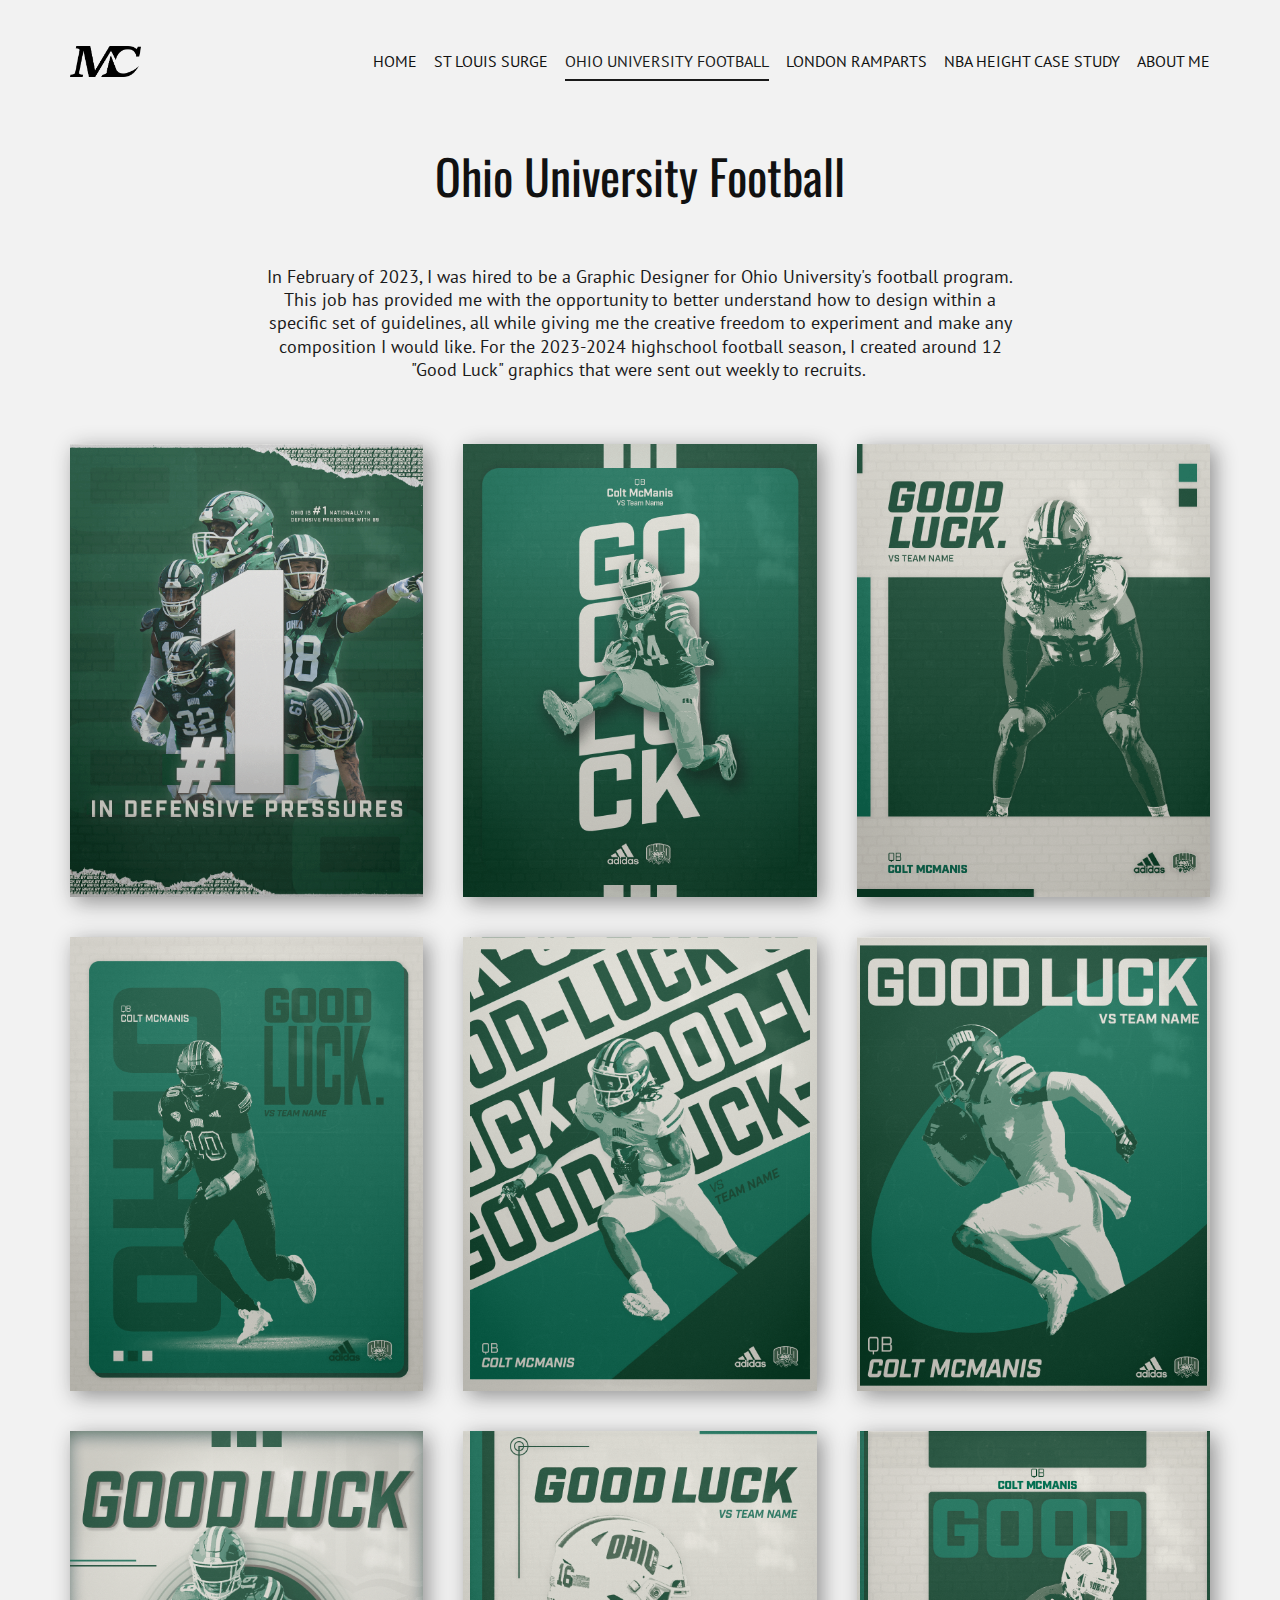
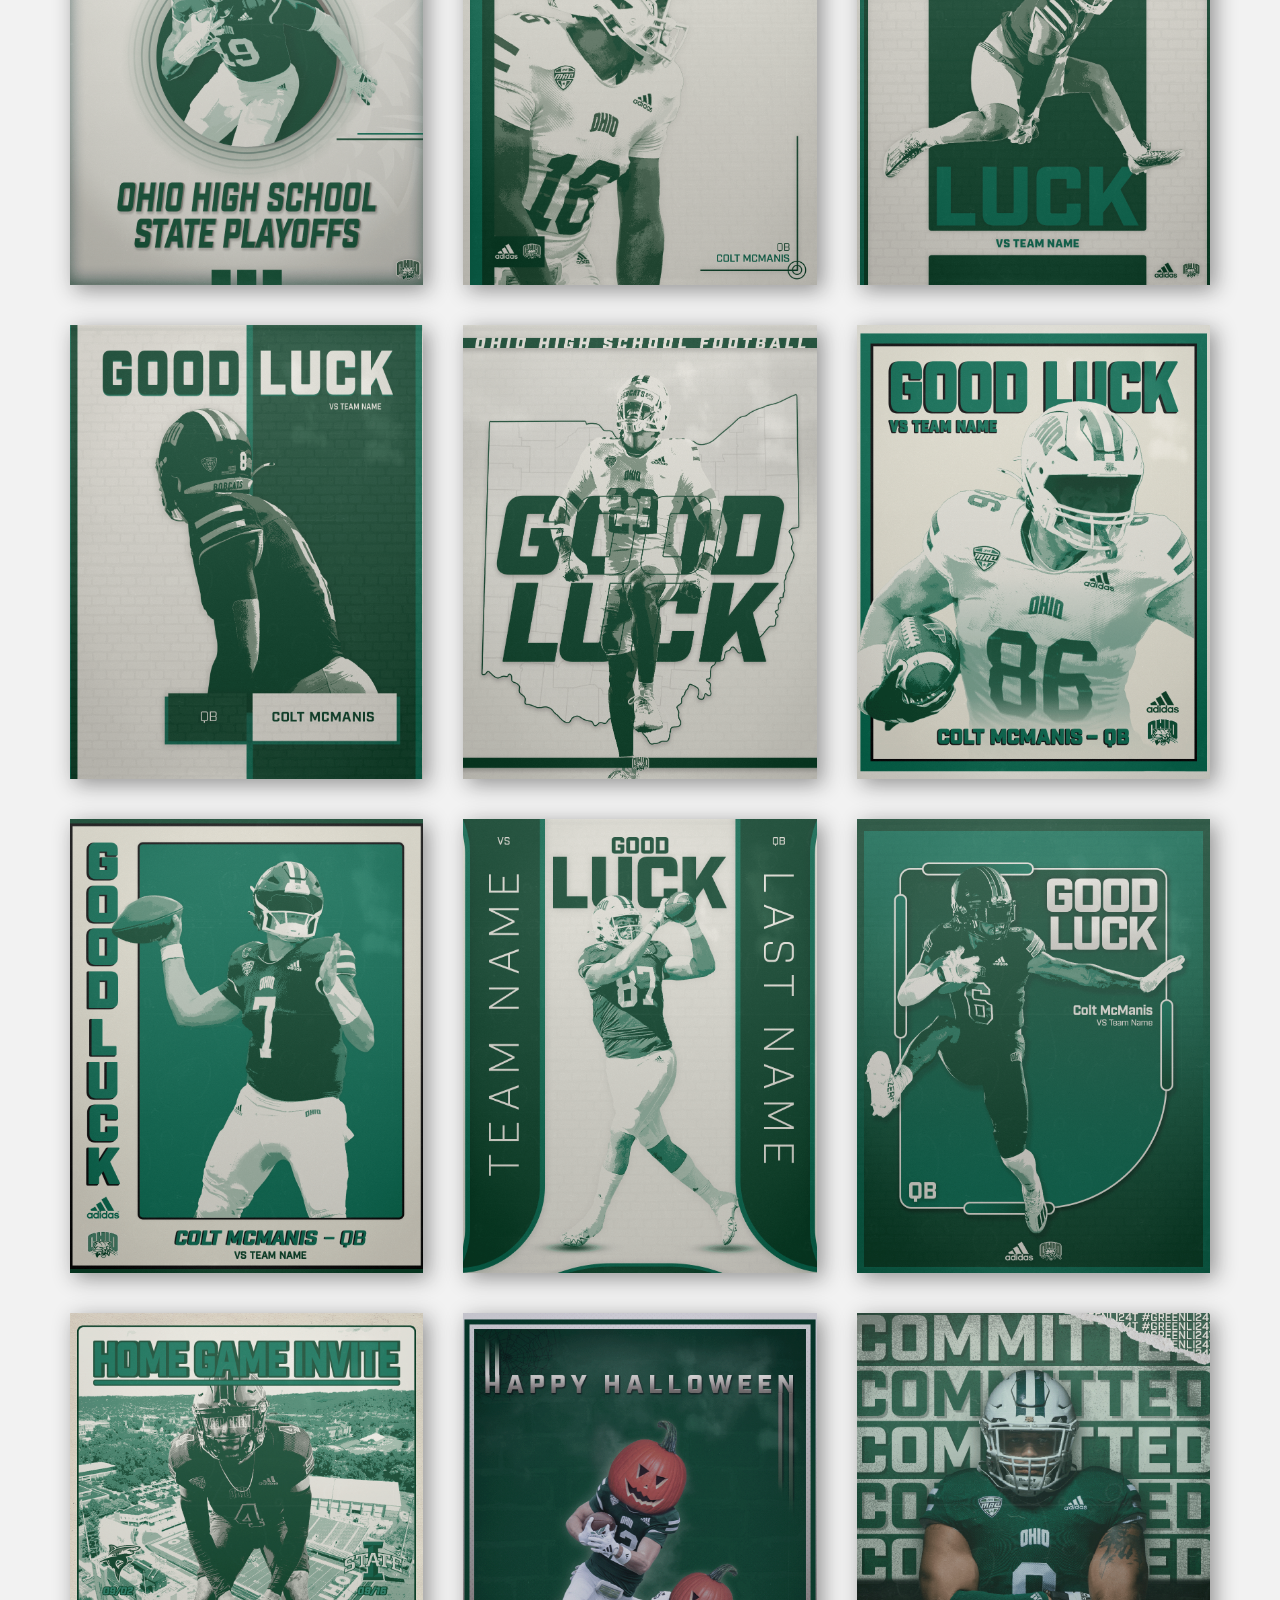
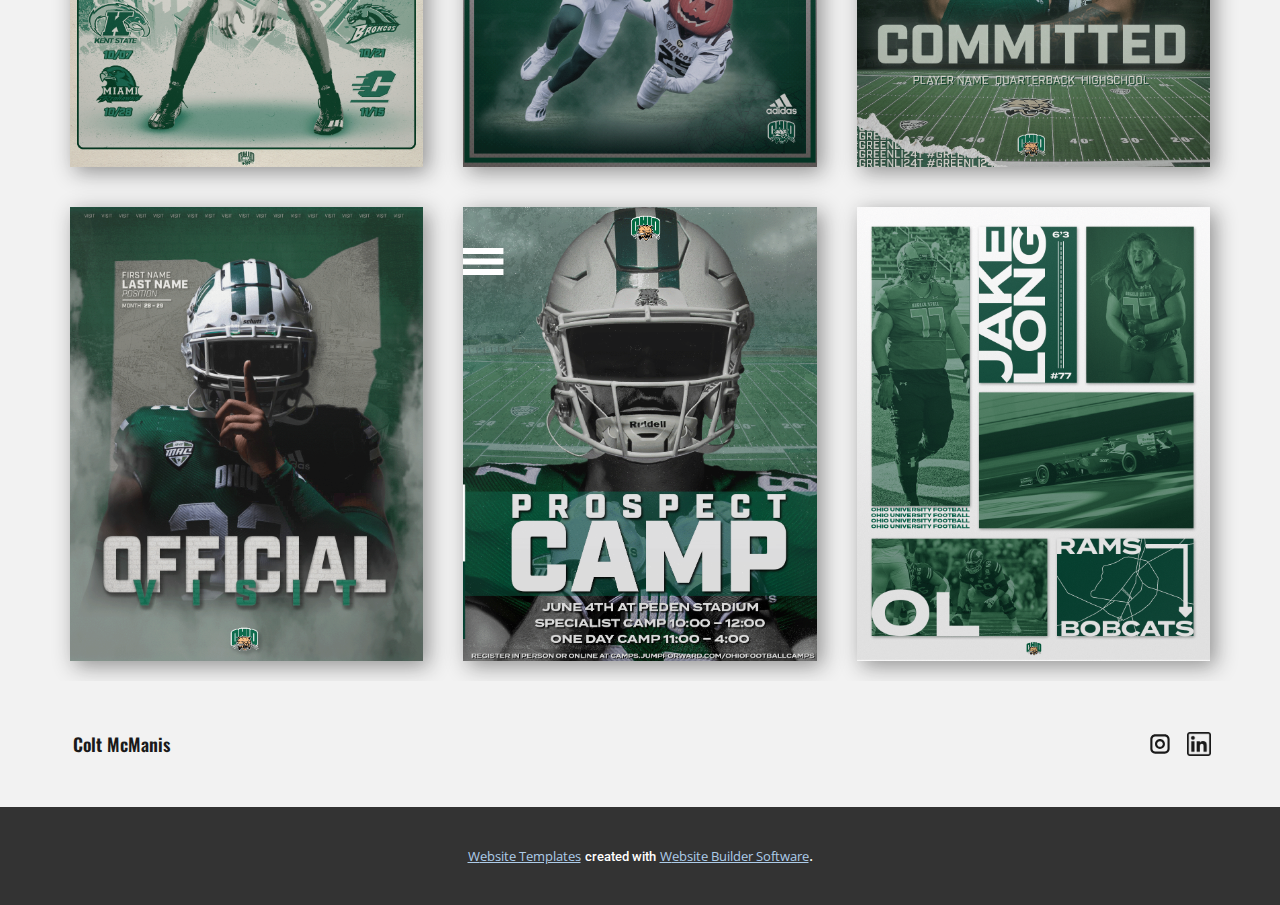
<file: Ohio-University-Football.html>
<!DOCTYPE html>
<html style="font-size: 16px;" lang="en"><head>
    <meta name="viewport" content="width=device-width, initial-scale=1.0">
    <meta charset="utf-8">
    <meta name="keywords" content="Profile, INTUITIVE">
    <meta name="description" content="">
    <title>Ohio University Football</title>
    <link rel="stylesheet" href="nicepage.css" media="screen">
<link rel="stylesheet" href="Ohio-University-Football.css" media="screen">
    <script class="u-script" type="text/javascript" src="jquery.js" defer=""></script>
    <script class="u-script" type="text/javascript" src="nicepage.js" defer=""></script>
    <meta name="generator" content="Nicepage 5.21.3, nicepage.com">
    <link id="u-theme-google-font" rel="stylesheet" href="https://fonts.googleapis.com/css?family=Roboto:100,100i,300,300i,400,400i,500,500i,700,700i,900,900i|Open+Sans:300,300i,400,400i,500,500i,600,600i,700,700i,800,800i">
    <link id="u-page-google-font" rel="stylesheet" href="https://fonts.googleapis.com/css?family=Oswald:200,300,400,500,600,700|PT+Sans:400,400i,700,700i">
    
    
    
    <script type="application/ld+json">{
		"@context": "http://schema.org",
		"@type": "Organization",
		"name": "Site1",
		"logo": "MClogolarge.png",
		"sameAs": [
				"https://www.instagram.com/coltmcmedia",
				"https://www.linkedin.com/in/coltmcmanis/"
		]
}</script>
    <meta name="theme-color" content="#478ac9">
    <meta property="og:title" content="Ohio University Football">
    <meta property="og:description" content="">
    <meta property="og:type" content="website">
  <meta data-intl-tel-input-cdn-path="intlTelInput/"></head>
  <body data-path-to-root="./" data-include-products="false" class="u-body u-xl-mode" data-lang="en"><header class="u-clearfix u-grey-5 u-header u-sticky u-header" id="sec-69b4"><div class="u-clearfix u-sheet u-valign-middle-xs u-sheet-1">
        <nav class="u-align-right u-menu u-menu-one-level u-offcanvas u-menu-1" data-responsive-from="MD">
          <div class="menu-collapse u-custom-font u-font-pt-sans" style="font-size: 1rem; letter-spacing: 0px; text-transform: uppercase;">
            <a class="u-button-style u-custom-active-border-color u-custom-active-color u-custom-border u-custom-border-color u-custom-border-radius u-custom-borders u-custom-color u-custom-hover-border-color u-custom-hover-color u-custom-left-right-menu-spacing u-custom-padding-bottom u-custom-text-active-color u-custom-text-color u-custom-text-decoration u-custom-text-hover-color u-custom-text-shadow u-custom-top-bottom-menu-spacing u-nav-link u-text-active-palette-1-base u-text-hover-palette-2-base" href="#" style="">
              <svg class="u-svg-link" viewBox="0 0 24 24"><use xmlns:xlink="http://www.w3.org/1999/xlink" xlink:href="#menu-hamburger"></use></svg>
              <svg class="u-svg-content" version="1.1" id="menu-hamburger" viewBox="0 0 16 16" x="0px" y="0px" xmlns:xlink="http://www.w3.org/1999/xlink" xmlns="http://www.w3.org/2000/svg"><g><rect y="1" width="16" height="2"></rect><rect y="7" width="16" height="2"></rect><rect y="13" width="16" height="2"></rect>
</g></svg>
            </a>
          </div>
          <div class="u-custom-menu u-nav-container">
            <ul class="u-custom-font u-font-pt-sans u-nav u-spacing-17 u-unstyled u-nav-1"><li class="u-nav-item"><a class="u-border-2 u-border-active-grey-90 u-border-hover-palette-1-light-1 u-border-no-left u-border-no-right u-border-no-top u-button-style u-nav-link u-text-active-grey-90 u-text-hover-palette-1-light-1" href="Home.html" style="padding: 10px 0px;">Home</a>
</li><li class="u-nav-item"><a class="u-border-2 u-border-active-grey-90 u-border-hover-palette-1-light-1 u-border-no-left u-border-no-right u-border-no-top u-button-style u-nav-link u-text-active-grey-90 u-text-hover-palette-1-light-1" href="St-Louis-Surge.html" style="padding: 10px 0px;">St Louis Surge</a>
</li><li class="u-nav-item"><a class="u-border-2 u-border-active-grey-90 u-border-hover-palette-1-light-1 u-border-no-left u-border-no-right u-border-no-top u-button-style u-nav-link u-text-active-grey-90 u-text-hover-palette-1-light-1" href="Ohio-University-Football.html" style="padding: 10px 0px;">Ohio University Football</a>
</li><li class="u-nav-item"><a class="u-border-2 u-border-active-grey-90 u-border-hover-palette-1-light-1 u-border-no-left u-border-no-right u-border-no-top u-button-style u-nav-link u-text-active-grey-90 u-text-hover-palette-1-light-1" href="https://coltmcmanis.github.io/NBAHeightCaseStudy/" target="_blank" style="padding: 10px 0px;">London Ramparts</a>
</li><li class="u-nav-item"><a class="u-border-2 u-border-active-grey-90 u-border-hover-palette-1-light-1 u-border-no-left u-border-no-right u-border-no-top u-button-style u-nav-link u-text-active-grey-90 u-text-hover-palette-1-light-1" href="https://coltmcmanis.github.io/NBAHeightCaseStudy/" target="_blank" style="padding: 10px 0px;">NBA Height Case Study</a>
</li><li class="u-nav-item"><a class="u-border-2 u-border-active-grey-90 u-border-hover-palette-1-light-1 u-border-no-left u-border-no-right u-border-no-top u-button-style u-nav-link u-text-active-grey-90 u-text-hover-palette-1-light-1" href="About-Me.html" style="padding: 10px 0px;">About Me</a>
</li></ul>
          </div>
          <div class="u-custom-menu u-nav-container-collapse">
            <div class="u-black u-container-style u-inner-container-layout u-opacity u-opacity-95 u-sidenav">
              <div class="u-inner-container-layout u-sidenav-overflow">
                <div class="u-menu-close"></div>
                <ul class="u-align-center u-nav u-popupmenu-items u-unstyled u-nav-2"><li class="u-nav-item"><a class="u-button-style u-nav-link" href="Home.html">Home</a>
</li><li class="u-nav-item"><a class="u-button-style u-nav-link" href="St-Louis-Surge.html">St Louis Surge</a>
</li><li class="u-nav-item"><a class="u-button-style u-nav-link" href="Ohio-University-Football.html">Ohio University Football</a>
</li><li class="u-nav-item"><a class="u-button-style u-nav-link" href="https://coltmcmanis.github.io/NBAHeightCaseStudy/" target="_blank">London Ramparts</a>
</li><li class="u-nav-item"><a class="u-button-style u-nav-link" href="https://coltmcmanis.github.io/NBAHeightCaseStudy/" target="_blank">NBA Height Case Study</a>
</li><li class="u-nav-item"><a class="u-button-style u-nav-link" href="About-Me.html">About Me</a>
</li></ul>
              </div>
            </div>
            <div class="u-black u-menu-overlay u-opacity u-opacity-70"></div>
          </div>
        </nav>
        <a href="Ohio-University-Football.html" class="u-image u-logo u-image-1" data-image-width="7784" data-image-height="3362" title="Home">
          <img src="MClogolarge.png" class="u-logo-image u-logo-image-1">
        </a>
      </div></header>
    <section class="u-align-center-lg u-align-center-md u-align-center-xl u-align-left-sm u-align-left-xs u-clearfix u-grey-5 u-section-1" id="carousel_1972">
      <div class="u-clearfix u-sheet u-valign-middle-md u-valign-middle-sm u-sheet-1">
        <h1 class="u-text u-text-default-lg u-text-default-md u-text-default-sm u-text-default-xl u-title u-text-1">Ohio University Football</h1>
        <h2 class="u-custom-font u-font-pt-sans u-text u-text-grey-90 u-text-2">In February of 2023, I was hired to be a Graphic Designer for Ohio University's football program. This job has provided me with the opportunity to better understand how to design within a specific set of guidelines, all while giving me the creative freedom to experiment and make any composition I would like. For the 2023-2024 highschool football season, I created around 12 "Good Luck" graphics that were sent out weekly to recruits.&nbsp;<span style="font-weight: 700;">
            <span style="font-weight: 400;"></span>
          </span>
        </h2>
        <div class="u-expanded-width u-list u-list-1">
          <div class="u-repeater u-repeater-1"></div>
        </div>
        <div class="u-expanded-width u-gallery u-layout-grid u-lightbox u-no-transition u-show-text-none u-gallery-1">
          <div class="u-gallery-inner u-gallery-inner-1">
            <div class="u-effect-hover-zoom u-gallery-item u-shape-rectangle u-gallery-item-1" data-image-width="1080" data-image-height="1350">
              <div class="u-back-slide u-back-slide-1" data-image-width="1080" data-image-height="1350">
                <img class="u-back-image u-expanded u-back-image-1" src="PressureLeader_16.png">
              </div>
              <div class="u-over-slide u-shading u-over-slide-1"></div>
            </div>
            <div class="u-effect-hover-zoom u-gallery-item u-shape-rectangle u-gallery-item-2" data-image-width="1080" data-image-height="1350">
              <div class="u-back-slide u-back-slide-2" data-image-width="1080" data-image-height="1350">
                <img class="u-back-image u-expanded u-back-image-2" src="Week12GoodLuckTemplate_03.png">
              </div>
              <div class="u-over-slide u-shading u-over-slide-2"></div>
            </div>
            <div class="u-effect-hover-zoom u-gallery-item u-shape-rectangle u-gallery-item-3" data-image-width="1080" data-image-height="1350">
              <div class="u-back-slide u-back-slide-3" data-image-width="1080" data-image-height="1350">
                <img class="u-back-image u-expanded u-back-image-3" src="Week1Goodlucktemplate_06.png">
              </div>
              <div class="u-over-slide u-shading u-over-slide-3"></div>
            </div>
            <div class="u-effect-hover-zoom u-gallery-item u-shape-rectangle u-gallery-item-4" data-image-width="1080" data-image-height="1350">
              <div class="u-back-slide u-back-slide-4" data-image-width="1080" data-image-height="1350">
                <img class="u-back-image u-expanded u-back-image-4" src="2_WeeklyGoodLuckTemplate_02.png">
              </div>
              <div class="u-over-slide u-shading u-over-slide-4"></div>
            </div>
            <div class="u-effect-hover-zoom u-gallery-item u-shape-rectangle u-gallery-item-5" data-image-width="1080" data-image-height="1350">
              <div class="u-back-slide u-back-slide-5" data-image-width="1080" data-image-height="1350">
                <img class="u-back-image u-expanded u-back-image-5" src="Week_7_GoodluckTemplate_06.png">
              </div>
              <div class="u-over-slide u-shading u-over-slide-5"></div>
            </div>
            <div class="u-effect-hover-zoom u-gallery-item u-shape-rectangle u-gallery-item-6" data-image-width="1080" data-image-height="1350">
              <div class="u-back-slide u-back-slide-6" data-image-width="1080" data-image-height="1350">
                <img class="u-back-image u-expanded u-back-image-6" src="Week_8_GoodLuckTemplate_02.png">
              </div>
              <div class="u-over-slide u-shading u-over-slide-6"></div>
            </div>
            <div class="u-effect-hover-zoom u-gallery-item u-shape-rectangle u-gallery-item-7" data-image-width="1080" data-image-height="1350">
              <div class="u-back-slide u-back-slide-7" data-image-width="1080" data-image-height="1350">
                <img class="u-back-image u-expanded u-back-image-7" src="GoodLuckPlayoffs_03.png">
              </div>
              <div class="u-over-slide u-shading u-over-slide-7"></div>
            </div>
            <div class="u-effect-hover-zoom u-gallery-item u-shape-rectangle u-gallery-item-8" data-image-width="1080" data-image-height="1350">
              <div class="u-back-slide u-back-slide-8" data-image-width="1080" data-image-height="1350">
                <img class="u-back-image u-expanded u-back-image-8" src="Week_4_Goodlucktemplate_06.png">
              </div>
              <div class="u-over-slide u-shading u-over-slide-8"></div>
            </div>
            <div class="u-effect-hover-zoom u-gallery-item u-shape-rectangle u-gallery-item-9" data-animation-name="" data-animation-duration="0" data-animation-delay="0" data-animation-direction="">
              <div class="u-back-slide u-back-slide-9" data-image-width="1080" data-image-height="1350">
                <img class="u-back-image u-expanded u-back-image-9" src="Week_3_Goodlucktemplate_04.png" data-image-width="1080" data-image-height="1350">
              </div>
              <div class="u-over-slide u-shading u-over-slide-9"></div>
            </div>
            <div class="u-effect-hover-zoom u-gallery-item u-shape-rectangle u-gallery-item-10" data-image-width="1080" data-image-height="1350">
              <div class="u-back-slide u-back-slide-10" data-image-width="1080" data-image-height="1350">
                <img class="u-back-image u-expanded u-back-image-10" src="Week_6_Goodlucktemplate_09.png">
              </div>
              <div class="u-over-slide u-shading u-over-slide-10"></div>
            </div>
            <div class="u-effect-hover-zoom u-gallery-item u-shape-rectangle u-gallery-item-11" data-image-width="1080" data-image-height="1350">
              <div class="u-back-slide u-back-slide-11" data-image-width="1080" data-image-height="1350">
                <img class="u-back-image u-expanded u-back-image-11" src="GoodLuck_02.png">
              </div>
              <div class="u-over-slide u-shading u-over-slide-11"></div>
            </div>
            <div class="u-effect-hover-zoom u-gallery-item u-shape-rectangle u-gallery-item-12" data-image-width="1080" data-image-height="1350">
              <div class="u-back-slide u-back-slide-12" data-image-width="1080" data-image-height="1350">
                <img class="u-back-image u-expanded u-back-image-12" src="Week_10_GoodluckTemplate_04.png">
              </div>
              <div class="u-over-slide u-shading u-over-slide-12"></div>
            </div>
            <div class="u-effect-hover-zoom u-gallery-item u-shape-rectangle u-gallery-item-13" data-image-width="1080" data-image-height="1350">
              <div class="u-back-slide u-back-slide-13" data-image-width="1080" data-image-height="1350">
                <img class="u-back-image u-expanded u-back-image-13" src="Week_9_GoodluckTemplate_01.png">
              </div>
              <div class="u-over-slide u-shading u-over-slide-13"></div>
            </div>
            <div class="u-effect-hover-zoom u-gallery-item u-shape-rectangle u-gallery-item-14" data-image-width="1080" data-image-height="1350">
              <div class="u-back-slide u-back-slide-14" data-image-width="1080" data-image-height="1350">
                <img class="u-back-image u-expanded u-back-image-14" src="Week_5_Goodlucktemplate_05.png">
              </div>
              <div class="u-over-slide u-shading u-over-slide-14"></div>
            </div>
            <div class="u-effect-hover-zoom u-gallery-item u-shape-rectangle u-gallery-item-15" data-image-width="1080" data-image-height="1350">
              <div class="u-back-slide u-back-slide-15">
                <img class="u-back-image u-expanded u-back-image-15" src="Week13GoodLuckTemplate_03.png">
              </div>
              <div class="u-over-slide u-shading u-over-slide-15"></div>
            </div>
            <div class="u-effect-hover-zoom u-gallery-item u-shape-rectangle u-gallery-item-16" data-image-width="1080" data-image-height="1350">
              <div class="u-back-slide u-back-slide-16" data-image-width="1080" data-image-height="1350">
                <img class="u-back-image u-expanded u-back-image-16" src="OUHomeInvite_07.png">
              </div>
              <div class="u-over-slide u-shading u-over-slide-16"></div>
            </div>
            <div class="u-effect-hover-zoom u-gallery-item u-shape-rectangle u-gallery-item-17" data-image-width="1080" data-image-height="1350">
              <div class="u-back-slide u-back-slide-17" data-image-width="1080" data-image-height="1350">
                <img class="u-back-image u-expanded u-back-image-17" src="HappyHalloween_04.png">
              </div>
              <div class="u-over-slide u-shading u-over-slide-17"></div>
            </div>
            <div class="u-effect-hover-zoom u-gallery-item u-shape-rectangle u-gallery-item-18" data-image-width="1080" data-image-height="1350">
              <div class="u-back-slide u-back-slide-18" data-image-width="1080" data-image-height="1350">
                <img class="u-back-image u-expanded u-back-image-18" src="OUCommittmentTemplate_17.png">
              </div>
              <div class="u-over-slide u-shading u-over-slide-18"></div>
            </div>
            <div class="u-effect-hover-zoom u-gallery-item u-shape-rectangle u-gallery-item-19" data-image-width="1080" data-image-height="1350">
              <div class="u-back-slide u-back-slide-19" data-image-width="1080" data-image-height="1350">
                <img class="u-back-image u-expanded u-back-image-19" src="OfficialVisit_11.png">
              </div>
              <div class="u-over-slide u-shading u-over-slide-19"></div>
            </div>
            <div class="u-effect-hover-zoom u-gallery-item u-shape-rectangle u-gallery-item-20" data-image-width="1080" data-image-height="1350">
              <div class="u-back-slide u-back-slide-20" data-image-width="1080" data-image-height="1350">
                <img class="u-back-image u-expanded u-back-image-20" src="OUSummerCamp_10.png">
              </div>
              <div class="u-over-slide u-shading u-over-slide-20"></div>
            </div>
            <div class="u-effect-hover-zoom u-gallery-item u-shape-rectangle u-gallery-item-21" data-image-width="1080" data-image-height="1350">
              <div class="u-back-slide u-back-slide-21" data-image-width="1080" data-image-height="1350">
                <img class="u-back-image u-expanded u-back-image-21" src="JakeLongTransfer_09.png">
              </div>
              <div class="u-over-slide u-shading u-over-slide-21"></div>
            </div>
          </div>
        </div>
      </div>
    </section>
    
    
    
    <footer class="u-align-center u-clearfix u-container-align-left-md u-container-align-left-sm u-footer u-grey-5 u-footer" id="sec-d932"><div class="u-clearfix u-sheet u-sheet-1">
        <p class="u-align-left-md u-align-left-sm u-align-left-xs u-custom-font u-font-oswald u-small-text u-text u-text-grey-90 u-text-variant u-text-1">Colt McManis</p>
        <div class="u-social-icons u-spacing-15 u-social-icons-1">
          <a class="u-social-url" title="instagram" target="_blank" href="https://www.instagram.com/coltmcmedia"><span class="u-icon u-icon-circle u-social-icon u-social-instagram u-text-grey-90 u-icon-1"><svg class="u-svg-link" preserveAspectRatio="xMidYMin slice" viewBox="0 0 112 112" style=""><use xmlns:xlink="http://www.w3.org/1999/xlink" xlink:href="#svg-ea73"></use></svg><svg class="u-svg-content" viewBox="0 0 112 112" x="0" y="0" id="svg-ea73"><path fill="currentColor" d="M55.9,32.9c-12.8,0-23.2,10.4-23.2,23.2s10.4,23.2,23.2,23.2s23.2-10.4,23.2-23.2S68.7,32.9,55.9,32.9z
	 M55.9,69.4c-7.4,0-13.3-6-13.3-13.3c-0.1-7.4,6-13.3,13.3-13.3s13.3,6,13.3,13.3C69.3,63.5,63.3,69.4,55.9,69.4z"></path><path fill="#FFFFFF" d="M79.7,26.8c-3,0-5.4,2.5-5.4,5.4s2.5,5.4,5.4,5.4c3,0,5.4-2.5,5.4-5.4S82.7,26.8,79.7,26.8z"></path><path fill="currentColor" d="M78.2,11H33.5C21,11,10.8,21.3,10.8,33.7v44.7c0,12.6,10.2,22.8,22.7,22.8h44.7c12.6,0,22.7-10.2,22.7-22.7
	V33.7C100.8,21.1,90.6,11,78.2,11z M91,78.4c0,7.1-5.8,12.8-12.8,12.8H33.5c-7.1,0-12.8-5.8-12.8-12.8V33.7
	c0-7.1,5.8-12.8,12.8-12.8h44.7c7.1,0,12.8,5.8,12.8,12.8V78.4z"></path></svg></span>
          </a>
          <a class="u-social-url" target="_blank" data-type="Custom" title="LinkedIn" href="https://www.linkedin.com/in/coltmcmanis/"><span class="u-file-icon u-icon u-social-custom u-social-icon u-text-grey-90 u-icon-2"><img src="1384088-884c624f.png" alt=""></span>
          </a>
        </div>
      </div></footer>
    <section class="u-backlink u-clearfix u-grey-80">
      <a class="u-link" href="https://nicepage.com/website-templates" target="_blank">
        <span>Website Templates</span>
      </a>
      <p class="u-text">
        <span>created with</span>
      </p>
      <a class="u-link" href="" target="_blank">
        <span>Website Builder Software</span>
      </a>. 
    </section>
  
</body></html>
</file>
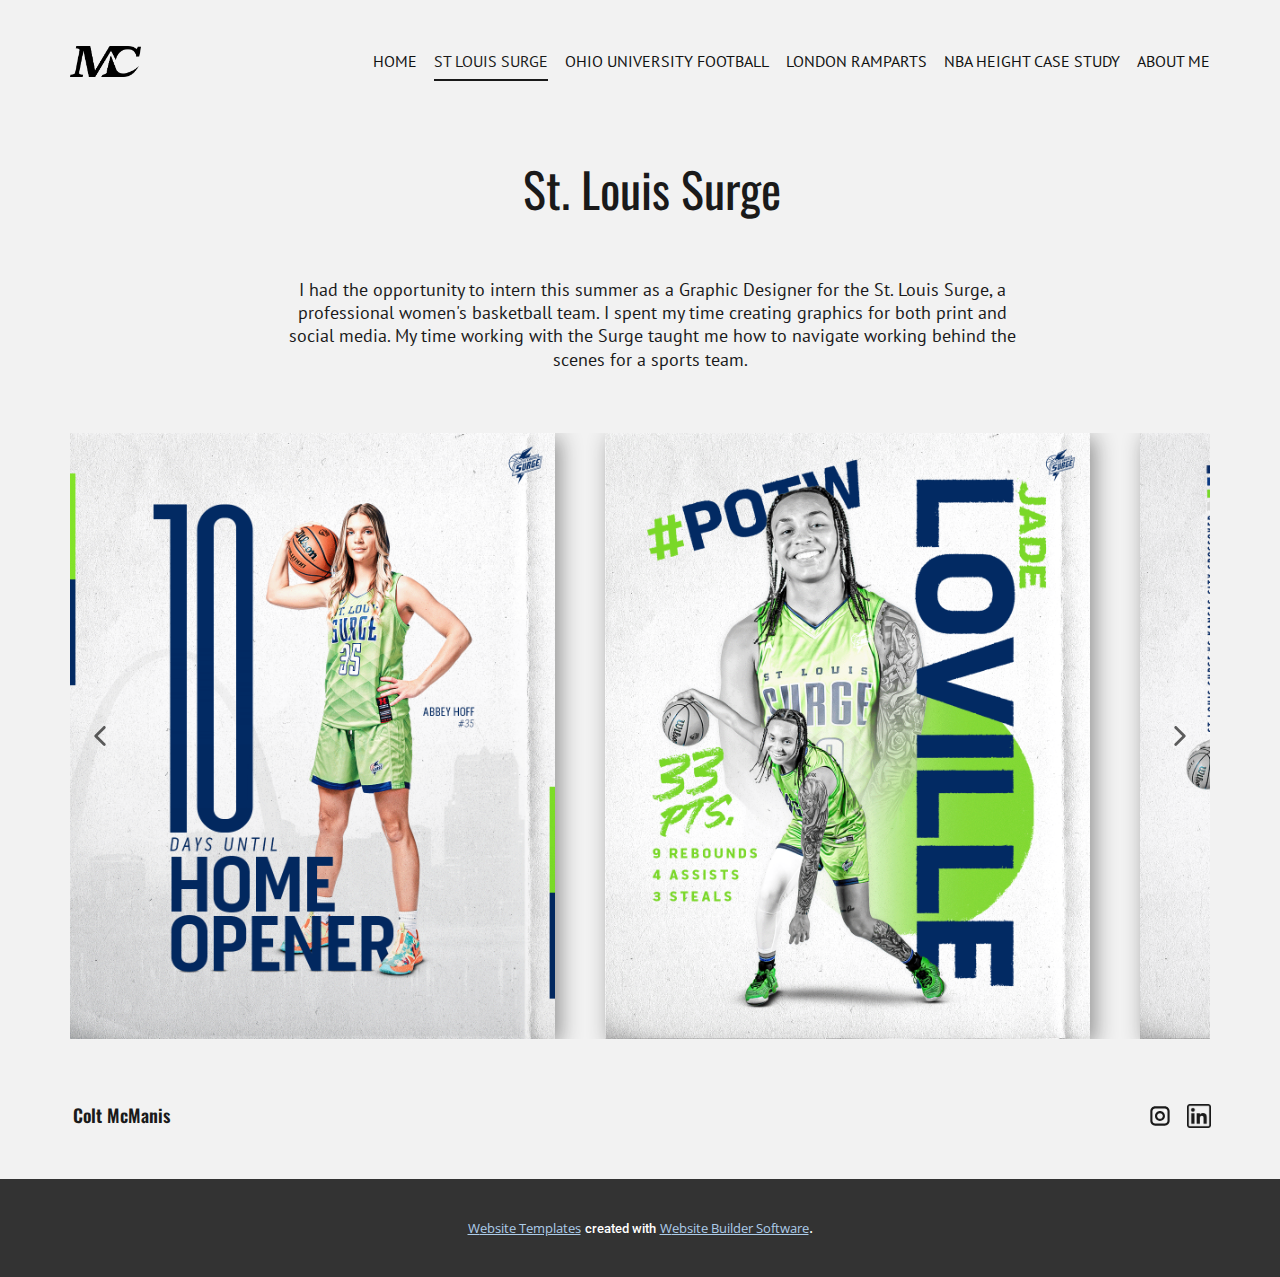
<file: St-Louis-Surge.html>
<!DOCTYPE html>
<html style="font-size: 16px;" lang="en"><head>
    <meta name="viewport" content="width=device-width, initial-scale=1.0">
    <meta charset="utf-8">
    <meta name="keywords" content="">
    <meta name="description" content="">
    <title>St Louis Surge</title>
    <link rel="stylesheet" href="nicepage.css" media="screen">
<link rel="stylesheet" href="St-Louis-Surge.css" media="screen">
    <script class="u-script" type="text/javascript" src="jquery.js" defer=""></script>
    <script class="u-script" type="text/javascript" src="nicepage.js" defer=""></script>
    <meta name="generator" content="Nicepage 5.21.3, nicepage.com">
    <link id="u-theme-google-font" rel="stylesheet" href="https://fonts.googleapis.com/css?family=Roboto:100,100i,300,300i,400,400i,500,500i,700,700i,900,900i|Open+Sans:300,300i,400,400i,500,500i,600,600i,700,700i,800,800i">
    <link id="u-page-google-font" rel="stylesheet" href="https://fonts.googleapis.com/css?family=Oswald:200,300,400,500,600,700|PT+Sans:400,400i,700,700i">
    
    
    
    <script type="application/ld+json">{
		"@context": "http://schema.org",
		"@type": "Organization",
		"name": "Site1",
		"logo": "MClogolarge.png",
		"sameAs": [
				"https://www.instagram.com/coltmcmedia",
				"https://www.linkedin.com/in/coltmcmanis/"
		]
}</script>
    <meta name="theme-color" content="#478ac9">
    <meta property="og:title" content="St Louis Surge">
    <meta property="og:description" content="">
    <meta property="og:type" content="website">
  <meta data-intl-tel-input-cdn-path="intlTelInput/"></head>
  <body data-path-to-root="./" data-include-products="false" class="u-body u-grey-5 u-xl-mode" data-lang="en"><header class="u-clearfix u-grey-5 u-header u-sticky u-header" id="sec-69b4"><div class="u-clearfix u-sheet u-valign-middle-xs u-sheet-1">
        <nav class="u-align-right u-menu u-menu-one-level u-offcanvas u-menu-1" data-responsive-from="MD">
          <div class="menu-collapse u-custom-font u-font-pt-sans" style="font-size: 1rem; letter-spacing: 0px; text-transform: uppercase;">
            <a class="u-button-style u-custom-active-border-color u-custom-active-color u-custom-border u-custom-border-color u-custom-border-radius u-custom-borders u-custom-color u-custom-hover-border-color u-custom-hover-color u-custom-left-right-menu-spacing u-custom-padding-bottom u-custom-text-active-color u-custom-text-color u-custom-text-decoration u-custom-text-hover-color u-custom-text-shadow u-custom-top-bottom-menu-spacing u-nav-link u-text-active-palette-1-base u-text-hover-palette-2-base" href="#" style="">
              <svg class="u-svg-link" viewBox="0 0 24 24"><use xmlns:xlink="http://www.w3.org/1999/xlink" xlink:href="#menu-hamburger"></use></svg>
              <svg class="u-svg-content" version="1.1" id="menu-hamburger" viewBox="0 0 16 16" x="0px" y="0px" xmlns:xlink="http://www.w3.org/1999/xlink" xmlns="http://www.w3.org/2000/svg"><g><rect y="1" width="16" height="2"></rect><rect y="7" width="16" height="2"></rect><rect y="13" width="16" height="2"></rect>
</g></svg>
            </a>
          </div>
          <div class="u-custom-menu u-nav-container">
            <ul class="u-custom-font u-font-pt-sans u-nav u-spacing-17 u-unstyled u-nav-1"><li class="u-nav-item"><a class="u-border-2 u-border-active-grey-90 u-border-hover-palette-1-light-1 u-border-no-left u-border-no-right u-border-no-top u-button-style u-nav-link u-text-active-grey-90 u-text-hover-palette-1-light-1" href="Home.html" style="padding: 10px 0px;">Home</a>
</li><li class="u-nav-item"><a class="u-border-2 u-border-active-grey-90 u-border-hover-palette-1-light-1 u-border-no-left u-border-no-right u-border-no-top u-button-style u-nav-link u-text-active-grey-90 u-text-hover-palette-1-light-1" href="St-Louis-Surge.html" style="padding: 10px 0px;">St Louis Surge</a>
</li><li class="u-nav-item"><a class="u-border-2 u-border-active-grey-90 u-border-hover-palette-1-light-1 u-border-no-left u-border-no-right u-border-no-top u-button-style u-nav-link u-text-active-grey-90 u-text-hover-palette-1-light-1" href="Ohio-University-Football.html" style="padding: 10px 0px;">Ohio University Football</a>
</li><li class="u-nav-item"><a class="u-border-2 u-border-active-grey-90 u-border-hover-palette-1-light-1 u-border-no-left u-border-no-right u-border-no-top u-button-style u-nav-link u-text-active-grey-90 u-text-hover-palette-1-light-1" href="https://coltmcmanis.github.io/NBAHeightCaseStudy/" target="_blank" style="padding: 10px 0px;">London Ramparts</a>
</li><li class="u-nav-item"><a class="u-border-2 u-border-active-grey-90 u-border-hover-palette-1-light-1 u-border-no-left u-border-no-right u-border-no-top u-button-style u-nav-link u-text-active-grey-90 u-text-hover-palette-1-light-1" href="https://coltmcmanis.github.io/NBAHeightCaseStudy/" target="_blank" style="padding: 10px 0px;">NBA Height Case Study</a>
</li><li class="u-nav-item"><a class="u-border-2 u-border-active-grey-90 u-border-hover-palette-1-light-1 u-border-no-left u-border-no-right u-border-no-top u-button-style u-nav-link u-text-active-grey-90 u-text-hover-palette-1-light-1" href="About-Me.html" style="padding: 10px 0px;">About Me</a>
</li></ul>
          </div>
          <div class="u-custom-menu u-nav-container-collapse">
            <div class="u-black u-container-style u-inner-container-layout u-opacity u-opacity-95 u-sidenav">
              <div class="u-inner-container-layout u-sidenav-overflow">
                <div class="u-menu-close"></div>
                <ul class="u-align-center u-nav u-popupmenu-items u-unstyled u-nav-2"><li class="u-nav-item"><a class="u-button-style u-nav-link" href="Home.html">Home</a>
</li><li class="u-nav-item"><a class="u-button-style u-nav-link" href="St-Louis-Surge.html">St Louis Surge</a>
</li><li class="u-nav-item"><a class="u-button-style u-nav-link" href="Ohio-University-Football.html">Ohio University Football</a>
</li><li class="u-nav-item"><a class="u-button-style u-nav-link" href="https://coltmcmanis.github.io/NBAHeightCaseStudy/" target="_blank">London Ramparts</a>
</li><li class="u-nav-item"><a class="u-button-style u-nav-link" href="https://coltmcmanis.github.io/NBAHeightCaseStudy/" target="_blank">NBA Height Case Study</a>
</li><li class="u-nav-item"><a class="u-button-style u-nav-link" href="About-Me.html">About Me</a>
</li></ul>
              </div>
            </div>
            <div class="u-black u-menu-overlay u-opacity u-opacity-70"></div>
          </div>
        </nav>
        <a href="Ohio-University-Football.html" class="u-image u-logo u-image-1" data-image-width="7784" data-image-height="3362" title="Home">
          <img src="MClogolarge.png" class="u-logo-image u-logo-image-1">
        </a>
      </div></header>
    <section class="u-clearfix u-section-1" id="sec-3670">
      <div class="u-clearfix u-sheet u-valign-middle-lg u-valign-middle-xl u-sheet-1">
        <div class="u-effect-hover-zoom u-gallery-item u-gallery-item-1">
          <div class="u-back-slide">
            <img class="u-back-image u-expanded" src="default-image-48.jpg">
          </div>
          <div class="u-over-slide u-shading u-over-slide-1"></div>
        </div>
        <h2 class="u-text u-text-default u-text-1">St. Louis Surge</h2>
        <h2 class="u-align-center u-custom-font u-font-pt-sans u-text u-text-grey-90 u-text-2">I had the opportunity to intern this summer as a Graphic Designer for the St. Louis Surge, a professional women's basketball team. I spent my time creating graphics for both print and social media. My time working with the Surge taught me how to navigate working behind the scenes for a sports team.&nbsp;</h2>
        <div class="u-expanded-width u-gallery u-layout-horizontal u-lightbox u-no-transition u-show-text-none u-gallery-1">
          <div class="u-gallery-inner u-gallery-inner-1"><div class="u-effect-hover-zoom u-gallery-item u-shape-rectangle u-gallery-item-2" data-animation-name="" data-animation-duration="0" data-animation-delay="0" data-animation-direction=""><div class="u-back-slide u-back-slide-2" data-image-width="1080" data-image-height="1350"><img class="u-back-image" src="10_DaysUntilHomeOpener_04.png" data-image-width="1080" data-image-height="1350">
</div><div class="u-over-slide u-shading u-over-slide-2"></div>
</div><div class="u-effect-hover-zoom u-gallery-item u-shape-rectangle u-gallery-item-3" data-image-width="1080" data-image-height="1350"><div class="u-back-slide u-back-slide-3" data-image-width="1080" data-image-height="1350"><img class="u-back-image" src="POTW_05.png">
</div><div class="u-over-slide u-shading u-over-slide-3"></div>
</div><div class="u-effect-hover-zoom u-gallery-item u-shape-rectangle u-gallery-item-4" data-animation-name="" data-animation-duration="0" data-animation-delay="0" data-animation-direction=""><div class="u-back-slide u-back-slide-4" data-image-width="1080" data-image-height="1350"><img class="u-back-image" src="15Gameday_08.png" data-image-width="1080" data-image-height="1350">
</div><div class="u-over-slide u-shading u-over-slide-4"></div>
</div><div class="u-effect-hover-zoom u-gallery-item u-shape-rectangle u-gallery-item-5" data-image-width="1080" data-image-height="1350"><div class="u-back-slide u-back-slide-5" data-image-width="1080" data-image-height="1350"><img class="u-back-image u-back-image-5" src="SaturdaysStatLeaders_02.png">
</div><div class="u-over-slide u-shading u-over-slide-5"></div>
</div><div class="u-effect-hover-zoom u-gallery-item u-shape-rectangle u-gallery-item-6" data-image-width="1080" data-image-height="1350"><div class="u-back-slide u-back-slide-6" data-image-width="1080" data-image-height="1350"><img class="u-back-image" src="PlayoffGraphic_04.png">
</div><div class="u-over-slide u-shading u-over-slide-6"></div>
</div><div class="u-effect-hover-zoom u-gallery-item u-shape-rectangle u-gallery-item-7" data-animation-name="" data-animation-duration="0" data-animation-delay="0" data-animation-direction=""><div class="u-back-slide u-back-slide-7" data-image-width="1080" data-image-height="1350"><img class="u-back-image" src="NeonNight_03.png" data-image-width="810" data-image-height="1080">
</div><div class="u-over-slide u-shading u-over-slide-7"></div>
</div><div class="u-effect-hover-zoom u-gallery-item u-shape-rectangle u-gallery-item-8" data-image-width="1080" data-image-height="1350"><div class="u-back-slide u-back-slide-8" data-image-width="1080" data-image-height="1350"><img class="u-back-image" src="7_30_23gameday_03.png">
</div><div class="u-over-slide u-shading u-over-slide-8"></div>
</div><div class="u-effect-hover-zoom u-gallery-item u-shape-rectangle u-gallery-item-9" data-image-width="810" data-image-height="1080"><div class="u-back-slide u-back-slide-9" data-image-width="1080" data-image-height="1350"><img class="u-back-image u-back-image-9" src="June23rdGameDayGraphic_04.png">
</div><div class="u-over-slide u-shading u-over-slide-9"></div>
</div><div class="u-effect-hover-zoom u-gallery-item u-shape-rectangle u-gallery-item-10" data-image-width="1080" data-image-height="1350"><div class="u-back-slide u-back-slide-10" data-image-width="1080" data-image-height="1350"><img class="u-back-image u-back-image-10" src="7_29_23Gameday_07.png">
</div><div class="u-over-slide u-shading u-over-slide-10"></div>
</div><div class="u-effect-hover-zoom u-gallery-item u-shape-rectangle u-gallery-item-11" data-image-width="1080" data-image-height="1350"><div class="u-back-slide u-back-slide-11" data-image-width="1080" data-image-height="1350"><img class="u-back-image u-back-image-11" src="Upcominggameday_02.png">
</div><div class="u-over-slide u-shading u-over-slide-11"></div>
</div><div class="u-effect-hover-zoom u-gallery-item u-shape-rectangle u-gallery-item-12" data-image-width="1080" data-image-height="1350"><div class="u-back-slide u-back-slide-12" data-image-width="1080" data-image-height="1350"><img class="u-back-image u-back-image-12" src="24_HoursUntilHomeOpener_12.png">
</div><div class="u-over-slide u-shading u-over-slide-12"></div>
</div><div class="u-effect-hover-zoom u-gallery-item u-shape-rectangle u-gallery-item-13" data-image-width="1080" data-image-height="1350"><div class="u-back-slide u-back-slide-13" data-image-width="1080" data-image-height="1350"><img class="u-back-image u-back-image-13" src="1DayPowerUpPinkNight_02.png">
</div><div class="u-over-slide u-shading u-over-slide-13"></div>
</div><div class="u-effect-hover-zoom u-gallery-item u-shape-rectangle u-gallery-item-14" data-image-width="1080" data-image-height="1350"><div class="u-back-slide u-back-slide-14" data-image-width="1080" data-image-height="1350"><img class="u-back-image u-back-image-14" src="MemorialDay_01.png">
</div><div class="u-over-slide u-shading u-over-slide-14"></div>
</div><div class="u-effect-hover-zoom u-gallery-item u-shape-rectangle u-gallery-item-15" data-image-width="1080" data-image-height="1350"><div class="u-back-slide u-back-slide-15" data-image-width="1080" data-image-height="1350"><img class="u-back-image" src="HometownSTLNight_09.png">
</div><div class="u-over-slide u-shading u-over-slide-15"></div>
</div><div class="u-effect-hover-zoom u-gallery-item u-shape-rectangle u-gallery-item-16" data-image-width="1080" data-image-height="1350"><div class="u-back-slide u-back-slide-16" data-image-width="1080" data-image-height="1350"><img class="u-back-image u-back-image-16" src="KCCrossoverupcoming_01.png">
</div><div class="u-over-slide u-shading u-over-slide-16"></div>
</div><div class="u-effect-hover-zoom u-gallery-item u-shape-rectangle u-gallery-item-17" data-image-width="1080" data-image-height="1350"><div class="u-back-slide u-back-slide-17" data-image-width="1080" data-image-height="1350"><img class="u-back-image u-back-image-17" src="PrideNightSocialGraphic_02.png">
</div><div class="u-over-slide u-shading u-over-slide-17"></div>
</div><div class="u-effect-hover-zoom u-gallery-item u-shape-rectangle u-gallery-item-18" data-image-width="1080" data-image-height="1350"><div class="u-back-slide u-back-slide-18" data-image-width="1080" data-image-height="1350"><img class="u-back-image u-back-image-18" src="July4th_01.png">
</div><div class="u-over-slide u-shading u-over-slide-18"></div>
</div><div class="u-effect-hover-zoom u-gallery-item u-shape-rectangle u-gallery-item-19" data-image-width="1080" data-image-height="1350"><div class="u-back-slide u-back-slide-19" data-image-width="1080" data-image-height="1350"><img class="u-back-image u-back-image-19" src="BWIS_02.png">
</div><div class="u-over-slide u-shading u-over-slide-19"></div>
</div><div class="u-effect-hover-zoom u-gallery-item u-shape-rectangle u-gallery-item-20" data-image-width="1080" data-image-height="1350"><div class="u-back-slide u-back-slide-20" data-image-width="1080" data-image-height="1350"><img class="u-back-image u-back-image-20" src="ToyDrive_01.png">
</div><div class="u-over-slide u-shading u-over-slide-20"></div>
</div><div class="u-effect-hover-zoom u-gallery-item u-shape-rectangle u-gallery-item-21" data-image-width="1080" data-image-height="1350"><div class="u-back-slide u-back-slide-21" data-image-width="1080" data-image-height="1350"><img class="u-back-image u-back-image-21" src="1DoubleHeaderWeekend_04.png">
</div><div class="u-over-slide u-shading u-over-slide-21"></div>
</div><div class="u-effect-hover-zoom u-gallery-item u-shape-rectangle u-gallery-item-22" data-image-width="1080" data-image-height="1350"><div class="u-back-slide u-back-slide-22" data-image-width="1080" data-image-height="1350"><img class="u-back-image u-back-image-22" src="Playoffsgameday_04.png">
</div><div class="u-over-slide u-shading u-over-slide-22"></div>
</div></div>
          <a class="u-absolute-vcenter u-gallery-nav u-gallery-nav-prev u-icon-rectangle u-opacity u-opacity-70 u-spacing-10 u-text-grey-90 u-text-hover-palette-1-light-1 u-gallery-nav-1" href="#" role="button">
            <span aria-hidden="true">
              <svg viewBox="0 0 451.847 451.847"><path d="M97.141,225.92c0-8.095,3.091-16.192,9.259-22.366L300.689,9.27c12.359-12.359,32.397-12.359,44.751,0
c12.354,12.354,12.354,32.388,0,44.748L173.525,225.92l171.903,171.909c12.354,12.354,12.354,32.391,0,44.744
c-12.354,12.365-32.386,12.365-44.745,0l-194.29-194.281C100.226,242.115,97.141,234.018,97.141,225.92z"></path></svg>
            </span>
            <span class="sr-only">
              <svg viewBox="0 0 451.847 451.847"><path d="M97.141,225.92c0-8.095,3.091-16.192,9.259-22.366L300.689,9.27c12.359-12.359,32.397-12.359,44.751,0
c12.354,12.354,12.354,32.388,0,44.748L173.525,225.92l171.903,171.909c12.354,12.354,12.354,32.391,0,44.744
c-12.354,12.365-32.386,12.365-44.745,0l-194.29-194.281C100.226,242.115,97.141,234.018,97.141,225.92z"></path></svg>
            </span>
          </a>
          <a class="u-absolute-vcenter u-gallery-nav u-gallery-nav-next u-icon-rectangle u-opacity u-opacity-70 u-spacing-10 u-text-grey-90 u-text-hover-palette-1-light-1 u-gallery-nav-2" href="#" role="button">
            <span aria-hidden="true">
              <svg viewBox="0 0 451.846 451.847"><path d="M345.441,248.292L151.154,442.573c-12.359,12.365-32.397,12.365-44.75,0c-12.354-12.354-12.354-32.391,0-44.744
L278.318,225.92L106.409,54.017c-12.354-12.359-12.354-32.394,0-44.748c12.354-12.359,32.391-12.359,44.75,0l194.287,194.284
c6.177,6.18,9.262,14.271,9.262,22.366C354.708,234.018,351.617,242.115,345.441,248.292z"></path></svg>
            </span>
            <span class="sr-only">
              <svg viewBox="0 0 451.846 451.847"><path d="M345.441,248.292L151.154,442.573c-12.359,12.365-32.397,12.365-44.75,0c-12.354-12.354-12.354-32.391,0-44.744
L278.318,225.92L106.409,54.017c-12.354-12.359-12.354-32.394,0-44.748c12.354-12.359,32.391-12.359,44.75,0l194.287,194.284
c6.177,6.18,9.262,14.271,9.262,22.366C354.708,234.018,351.617,242.115,345.441,248.292z"></path></svg>
            </span>
          </a>
        </div>
      </div>
    </section>
    
    
    
    <footer class="u-align-center u-clearfix u-container-align-left-md u-container-align-left-sm u-footer u-grey-5 u-footer" id="sec-d932"><div class="u-clearfix u-sheet u-sheet-1">
        <p class="u-align-left-md u-align-left-sm u-align-left-xs u-custom-font u-font-oswald u-small-text u-text u-text-grey-90 u-text-variant u-text-1">Colt McManis</p>
        <div class="u-social-icons u-spacing-15 u-social-icons-1">
          <a class="u-social-url" title="instagram" target="_blank" href="https://www.instagram.com/coltmcmedia"><span class="u-icon u-icon-circle u-social-icon u-social-instagram u-text-grey-90 u-icon-1"><svg class="u-svg-link" preserveAspectRatio="xMidYMin slice" viewBox="0 0 112 112" style=""><use xmlns:xlink="http://www.w3.org/1999/xlink" xlink:href="#svg-ea73"></use></svg><svg class="u-svg-content" viewBox="0 0 112 112" x="0" y="0" id="svg-ea73"><path fill="currentColor" d="M55.9,32.9c-12.8,0-23.2,10.4-23.2,23.2s10.4,23.2,23.2,23.2s23.2-10.4,23.2-23.2S68.7,32.9,55.9,32.9z
	 M55.9,69.4c-7.4,0-13.3-6-13.3-13.3c-0.1-7.4,6-13.3,13.3-13.3s13.3,6,13.3,13.3C69.3,63.5,63.3,69.4,55.9,69.4z"></path><path fill="#FFFFFF" d="M79.7,26.8c-3,0-5.4,2.5-5.4,5.4s2.5,5.4,5.4,5.4c3,0,5.4-2.5,5.4-5.4S82.7,26.8,79.7,26.8z"></path><path fill="currentColor" d="M78.2,11H33.5C21,11,10.8,21.3,10.8,33.7v44.7c0,12.6,10.2,22.8,22.7,22.8h44.7c12.6,0,22.7-10.2,22.7-22.7
	V33.7C100.8,21.1,90.6,11,78.2,11z M91,78.4c0,7.1-5.8,12.8-12.8,12.8H33.5c-7.1,0-12.8-5.8-12.8-12.8V33.7
	c0-7.1,5.8-12.8,12.8-12.8h44.7c7.1,0,12.8,5.8,12.8,12.8V78.4z"></path></svg></span>
          </a>
          <a class="u-social-url" target="_blank" data-type="Custom" title="LinkedIn" href="https://www.linkedin.com/in/coltmcmanis/"><span class="u-file-icon u-icon u-social-custom u-social-icon u-text-grey-90 u-icon-2"><img src="1384088-884c624f.png" alt=""></span>
          </a>
        </div>
      </div></footer>
    <section class="u-backlink u-clearfix u-grey-80">
      <a class="u-link" href="https://nicepage.com/website-templates" target="_blank">
        <span>Website Templates</span>
      </a>
      <p class="u-text">
        <span>created with</span>
      </p>
      <a class="u-link" href="" target="_blank">
        <span>Website Builder Software</span>
      </a>. 
    </section>
  
</body></html>
</file>
